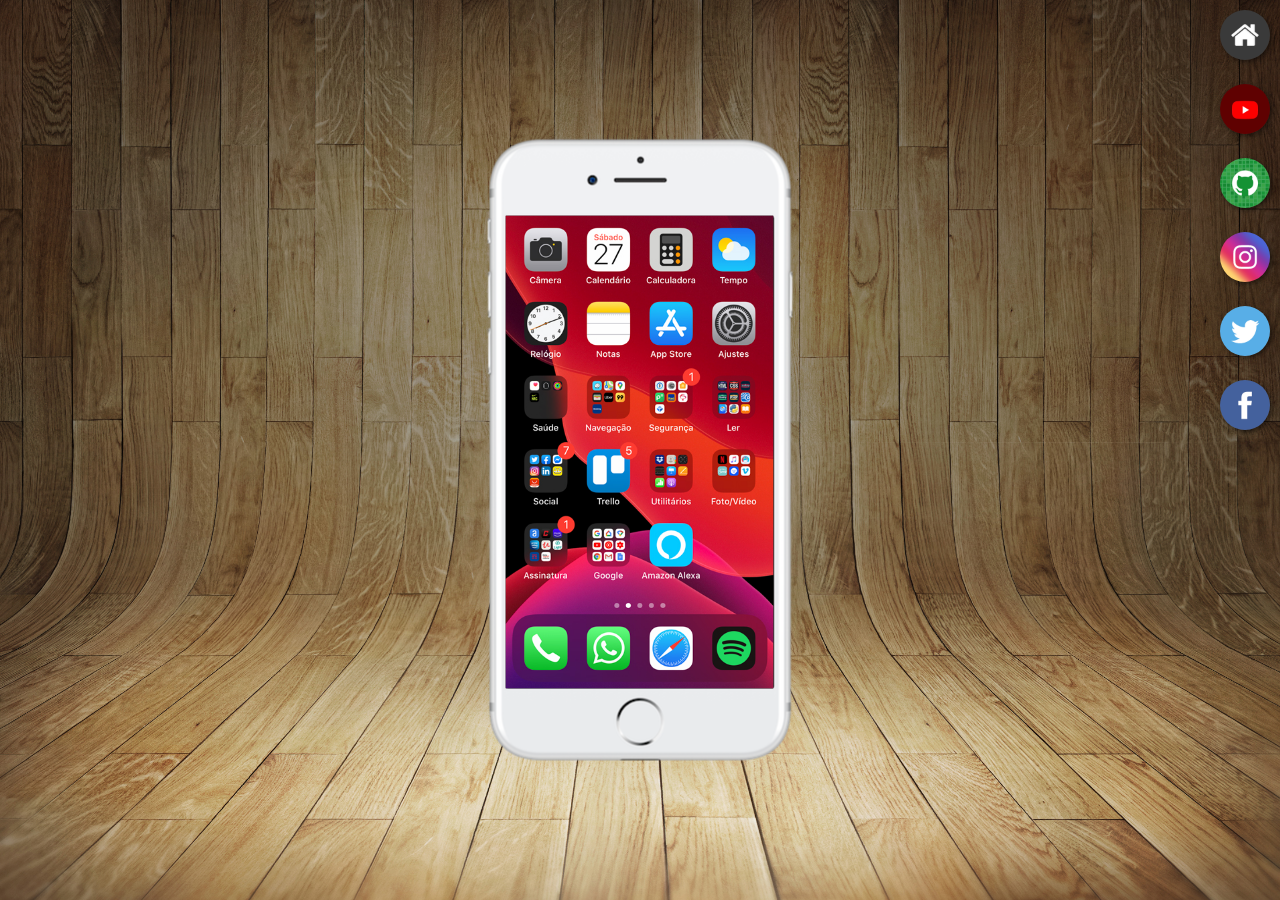
<file: index.html>
<!DOCTYPE html>
<html lang="pt-br">
<head>
    <meta charset="UTF-8">
    <meta http-equiv="X-UA-Compatible" content="IE=edge">
    <meta name="viewport" content="width=device-width, initial-scale=1.0">
    <title>Projetos Sociais</title>
    <link rel="shortcut icon" href="favicon.ico" type="image/x-icon">
    <link rel="stylesheet" href="styles/style.css">
</head>
<body>
    <main>
        <section id="phone">
            <iframe src="home.html" frameborder="0" name="tela" id="tela">
                <p>Seu navegador não é compatível com este arquivo.</p>
            </iframe>
        </section>
        <section id="socialmidia">
            <a href="home.html" target="tela"><img src="imagens/logo-home.jpg" alt="home"></a><br>
            <a href="youtube.html" target="tela"><img src="imagens/logo-youtube.jpg" alt="Youtube"></a><br>
            <a href="github.html" target="tela"><img src="imagens/logo-github.jpg" alt="GitHub"></a><br>
            <a href="instagram.html" target="tela"><img src="imagens/logo-instagram.jpg" alt="Instagram"></a><br>
            <a href="twitter.html" target="tela"><img src="imagens/logo-twitter.jpg" alt="Twitter"></a><br>
            <a href="facebook.html" target="tela"><img src="imagens/logo-facebook.jpg" alt="Facebook"></a><br>
        </section>
    </main>
</body>
</html>
</file>
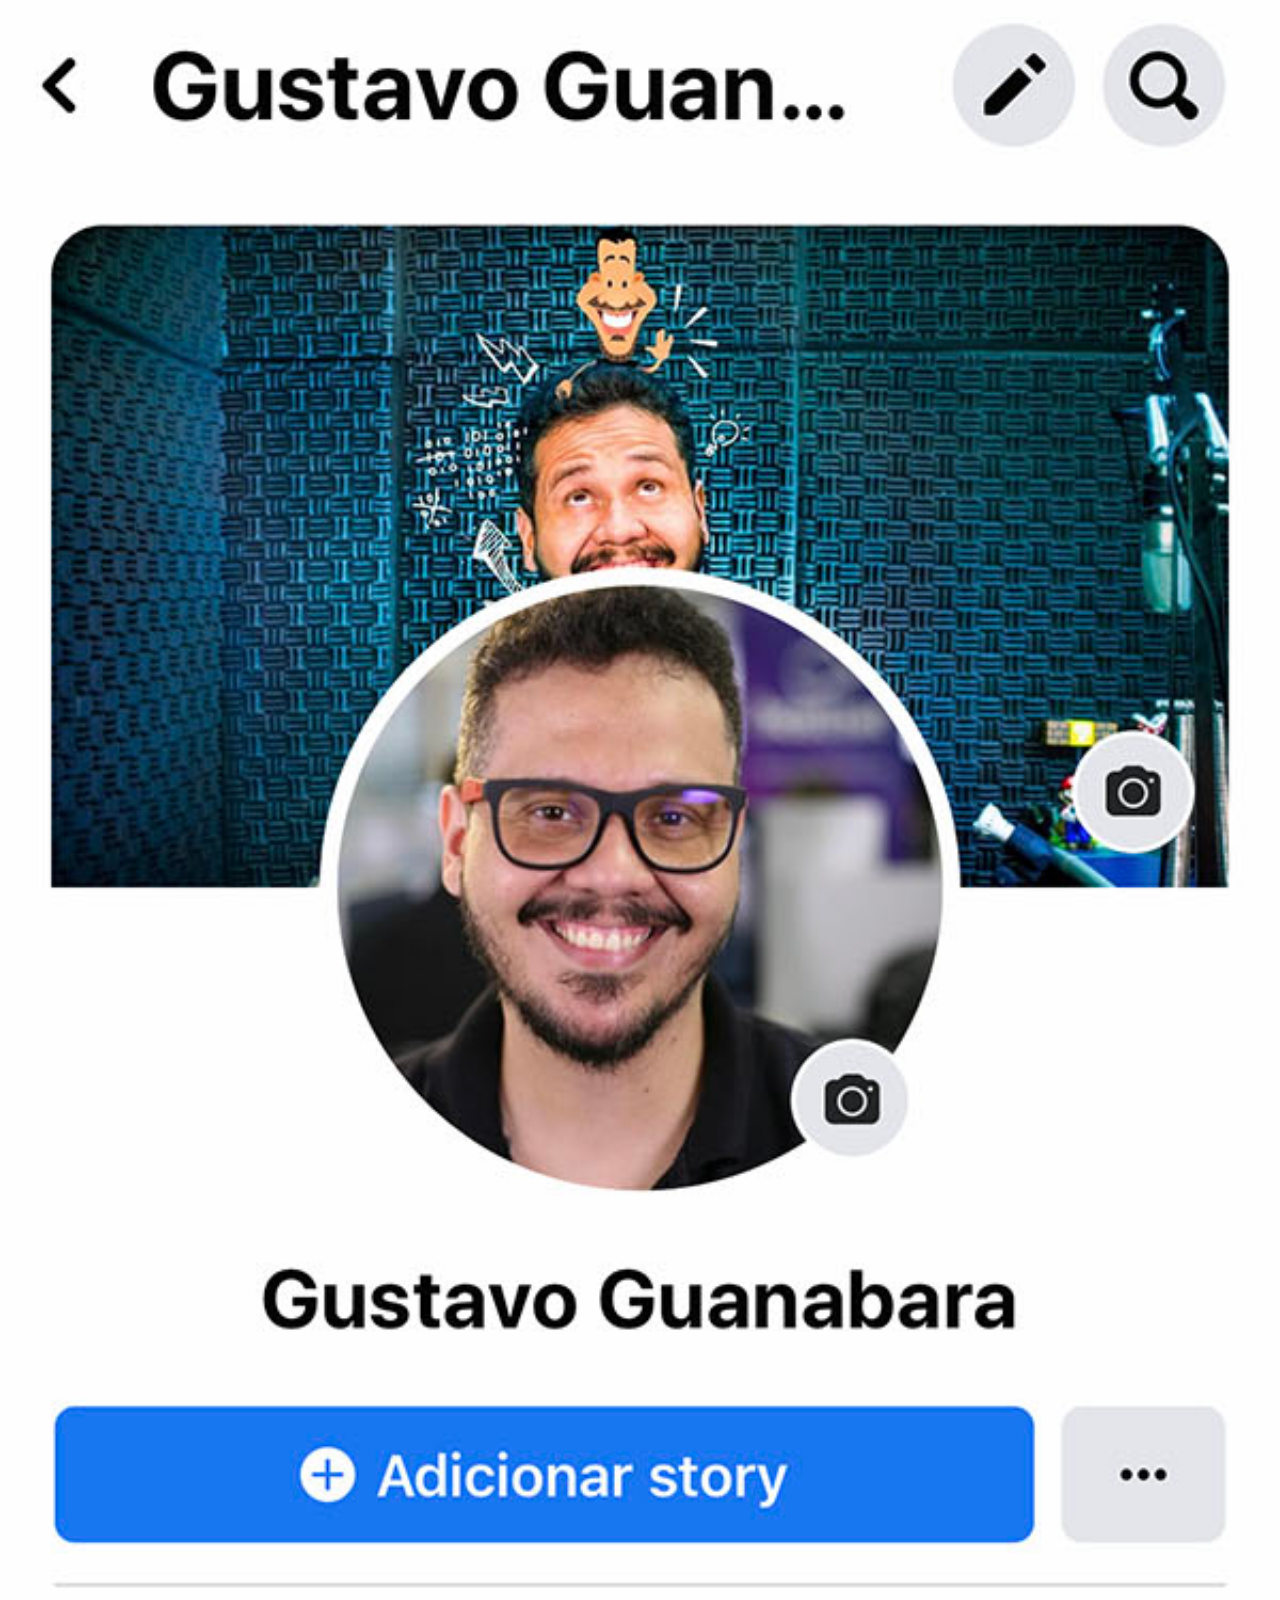
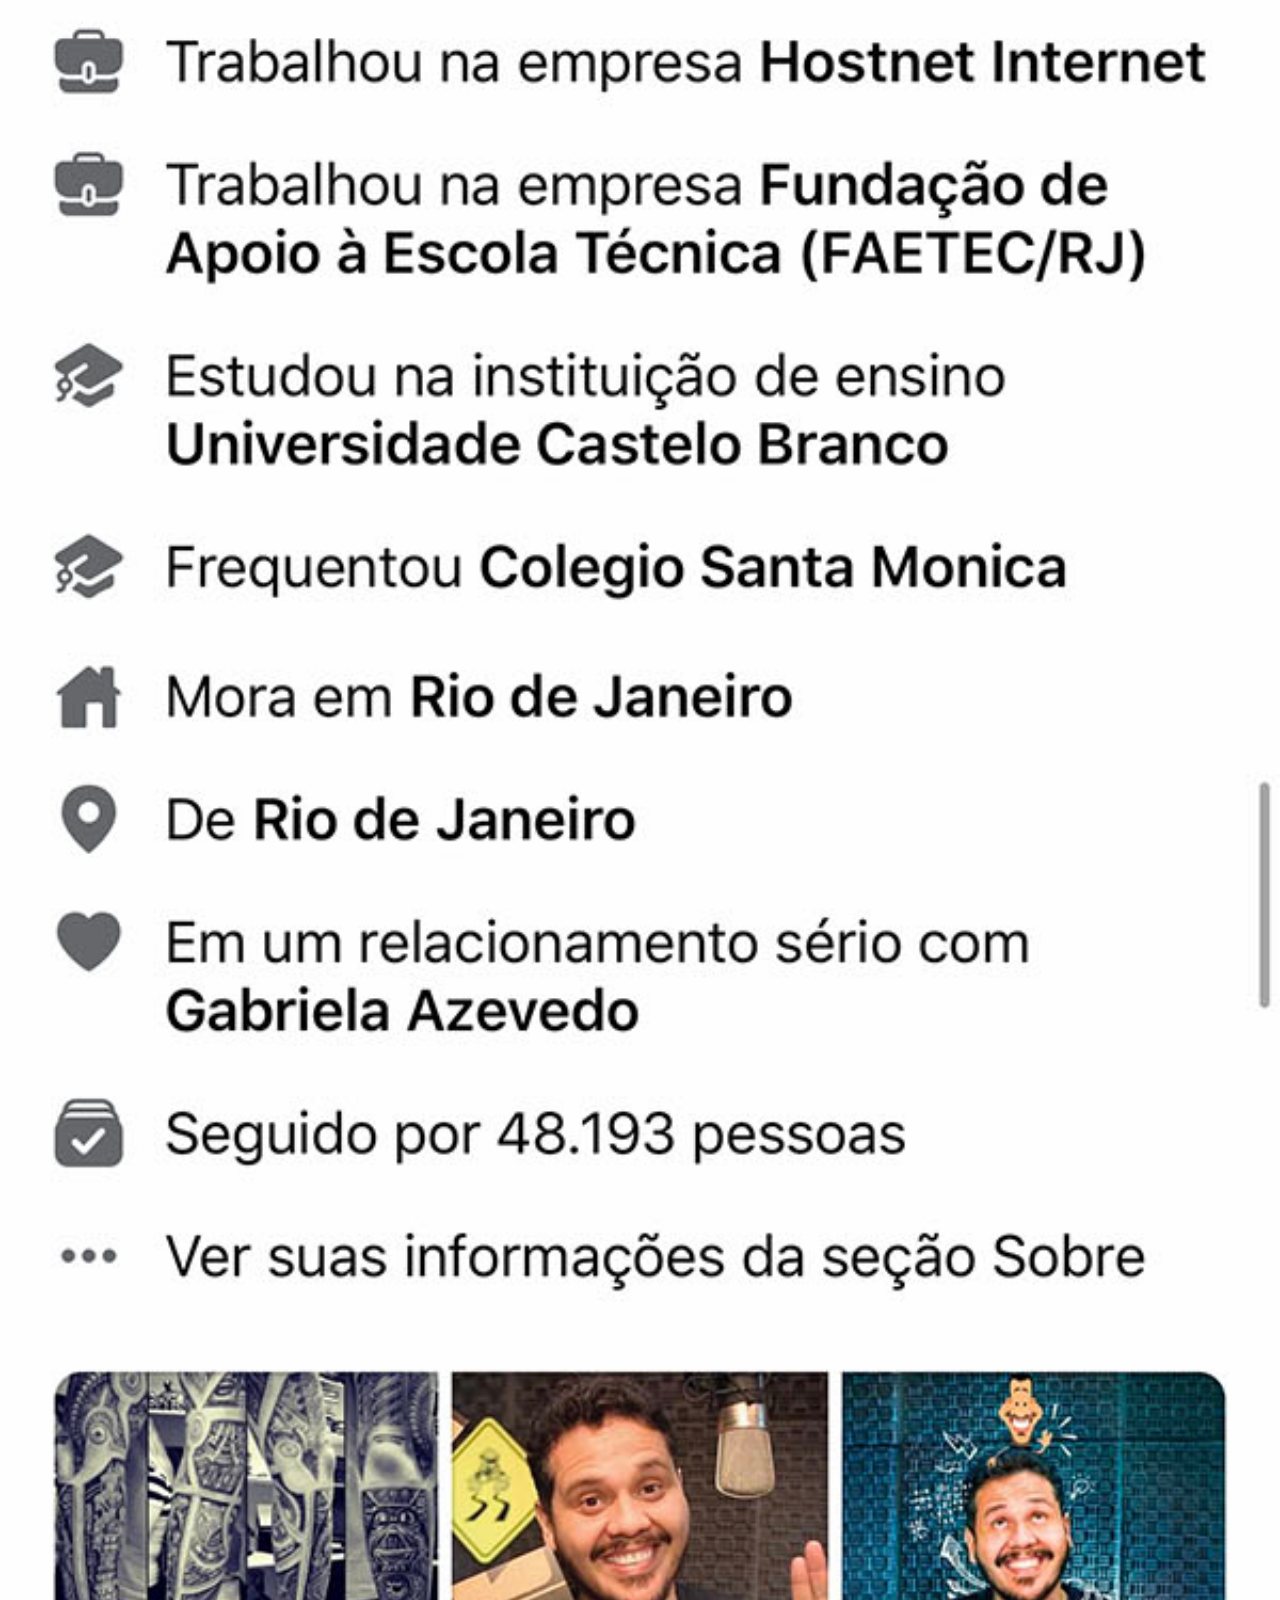
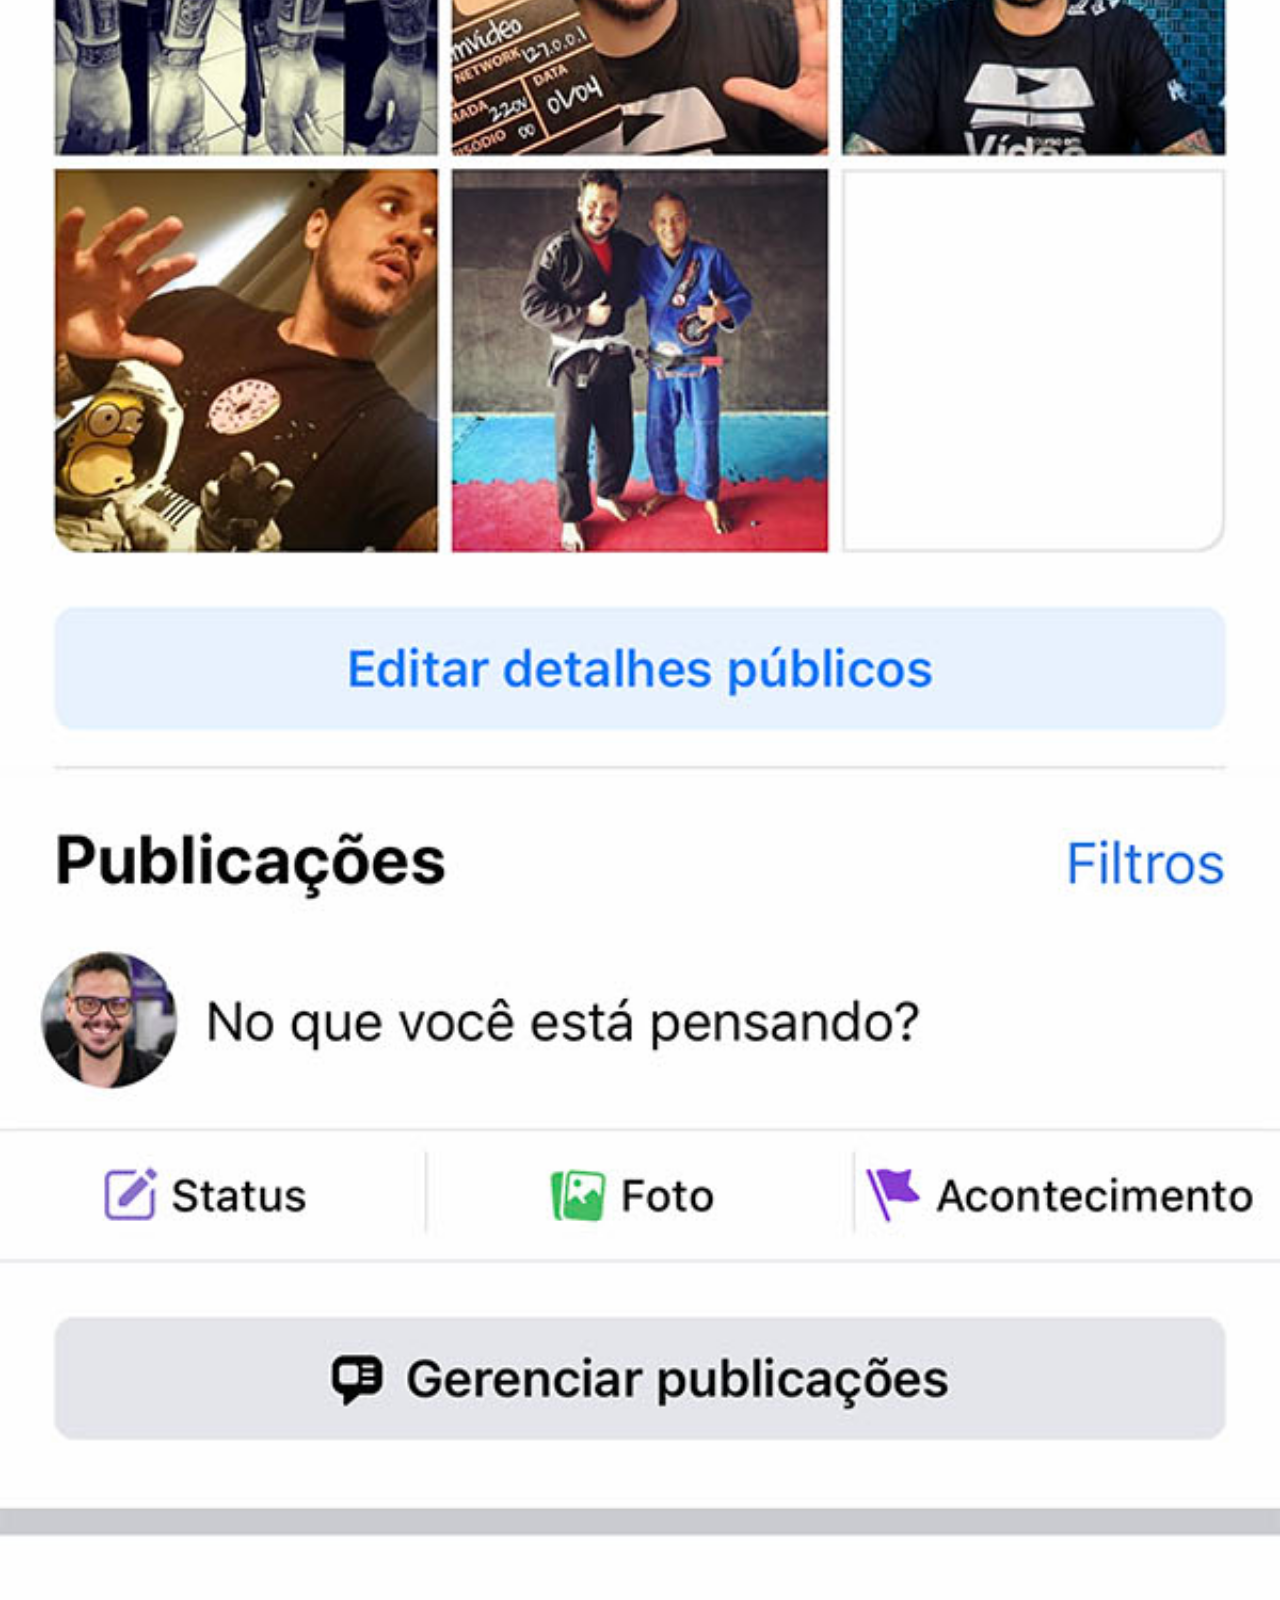
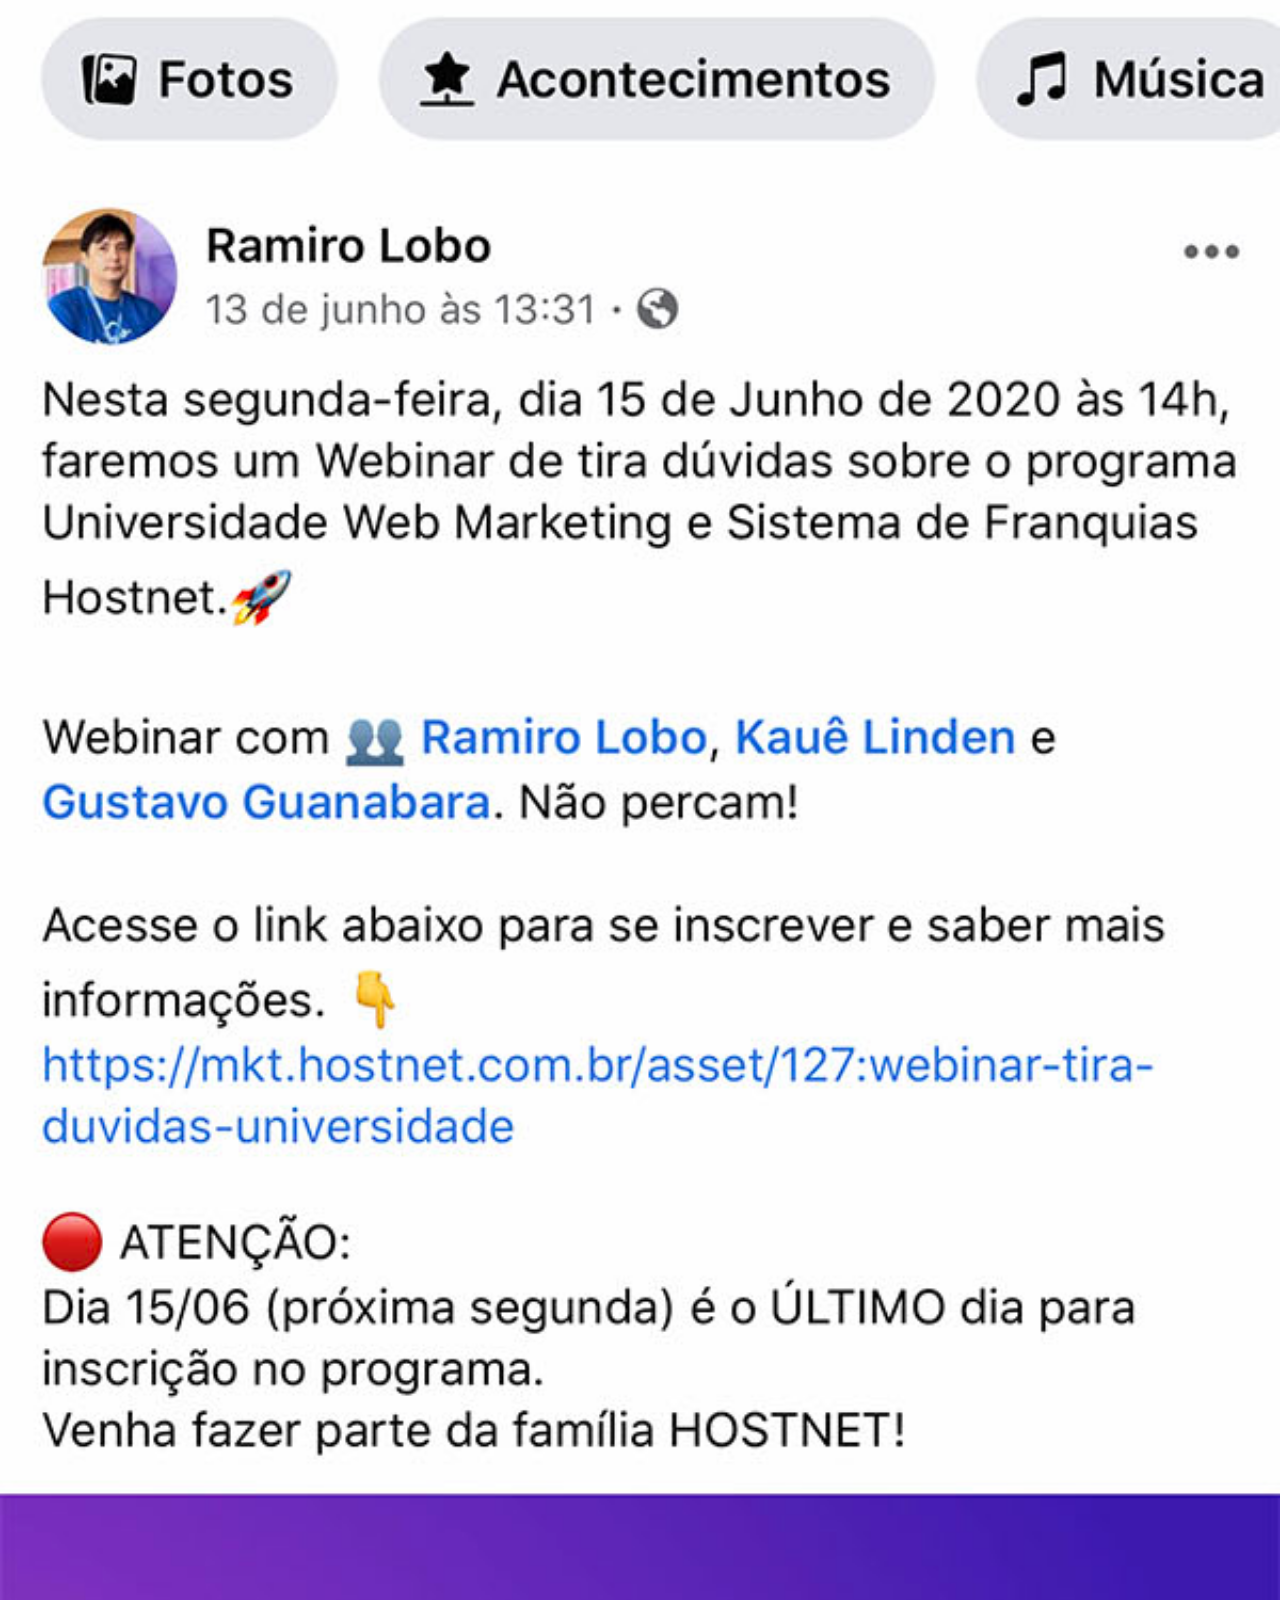
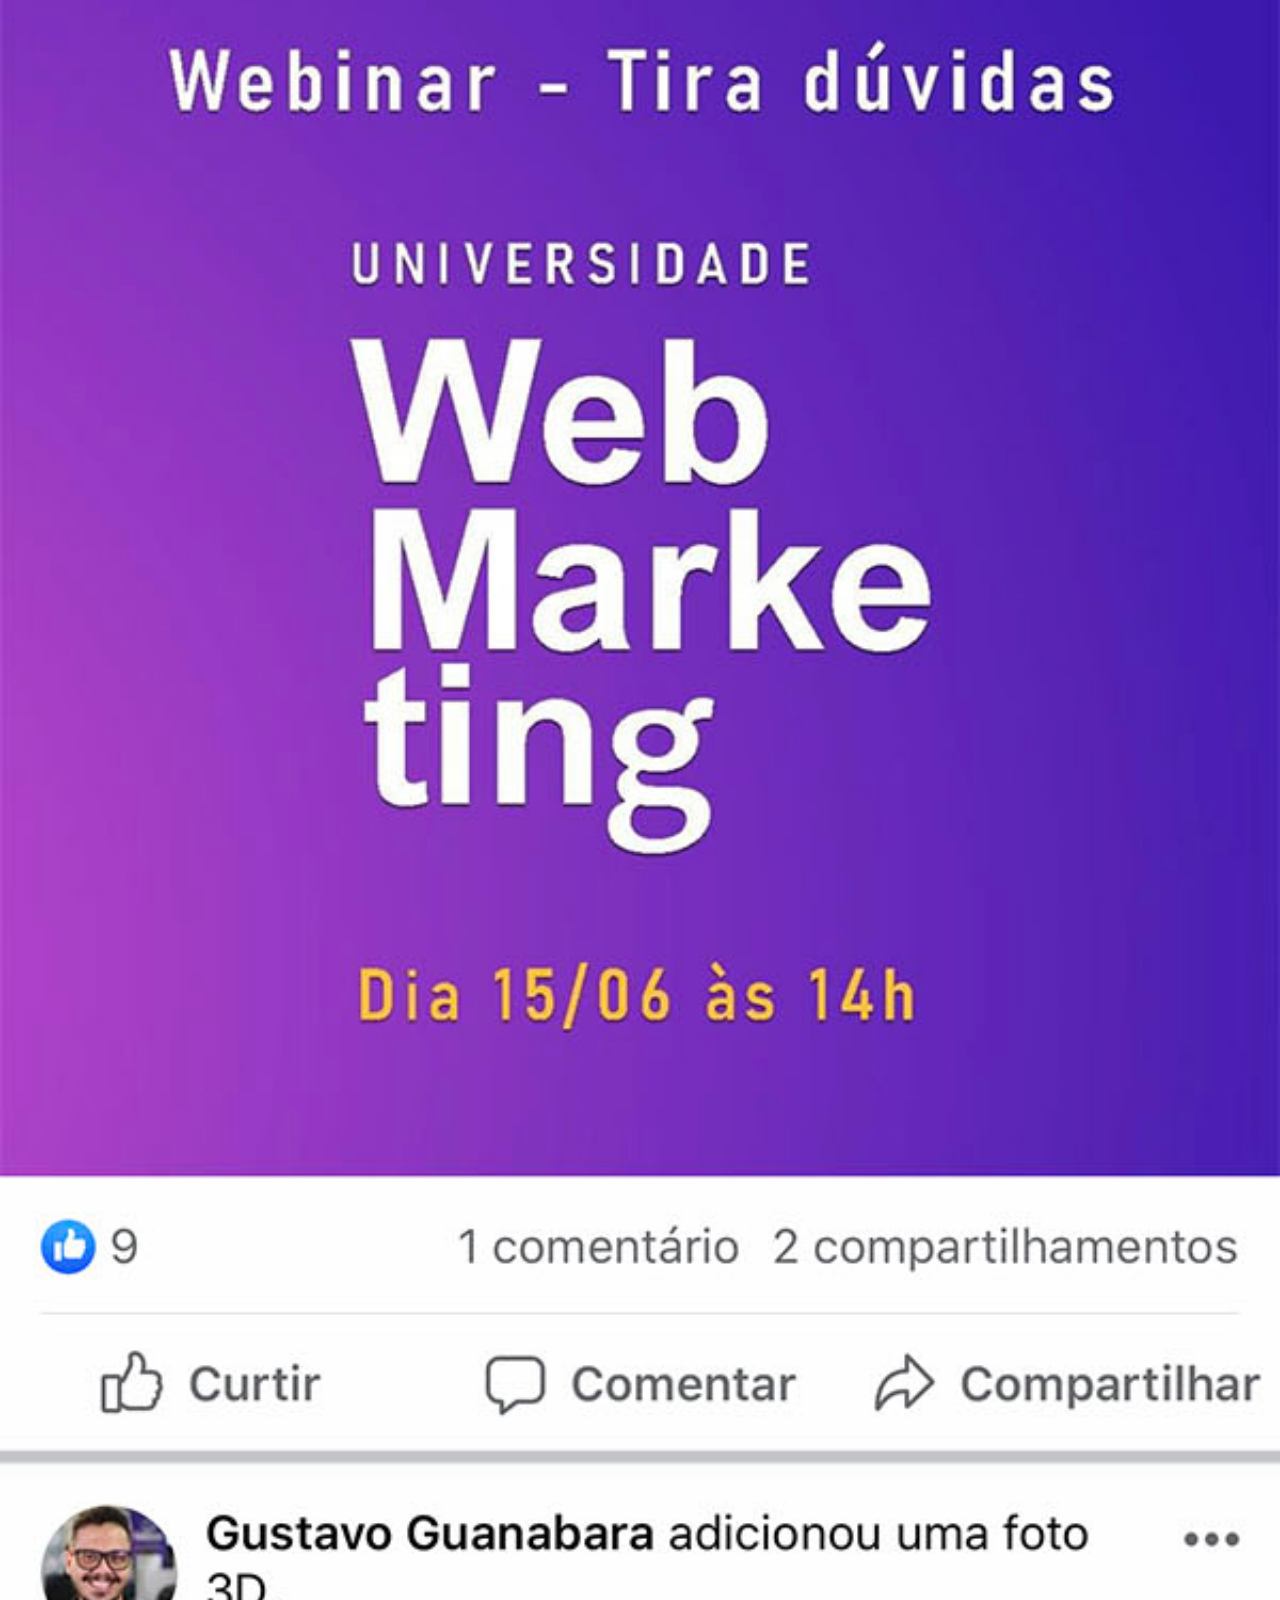
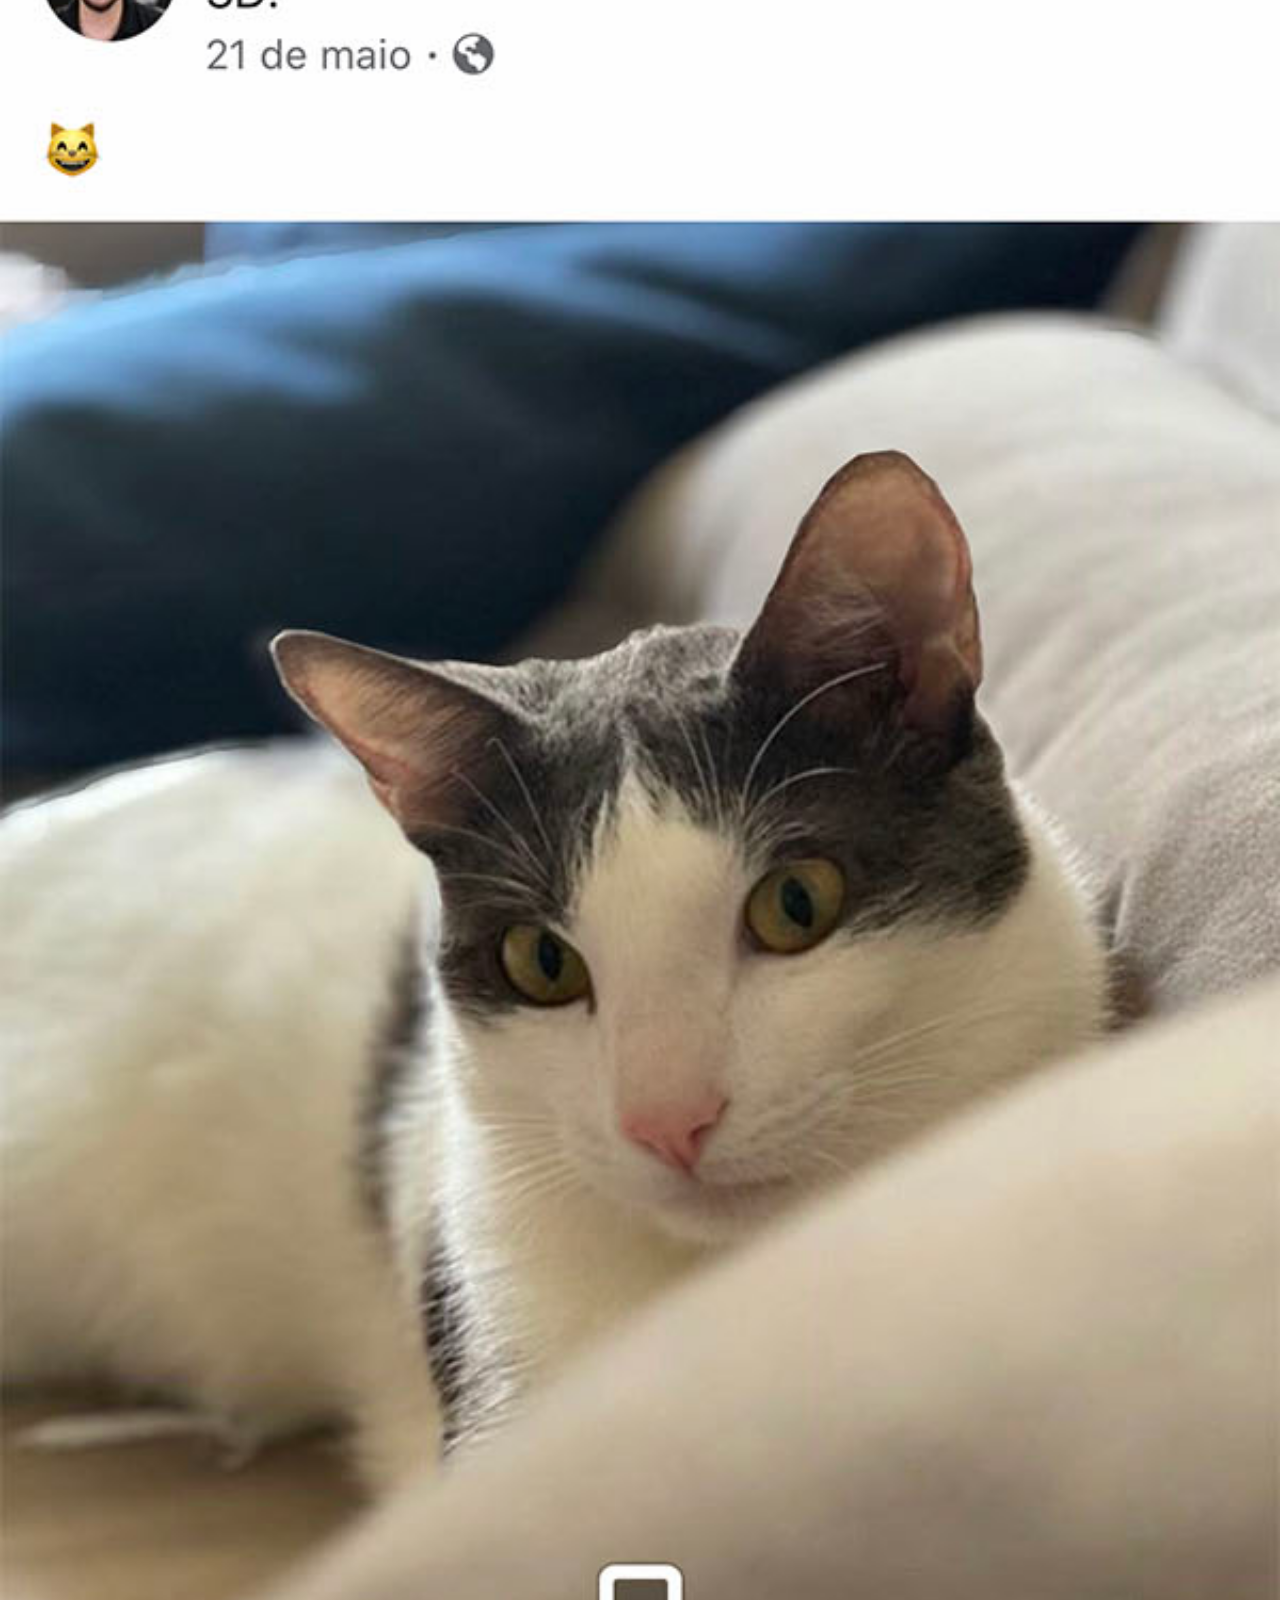
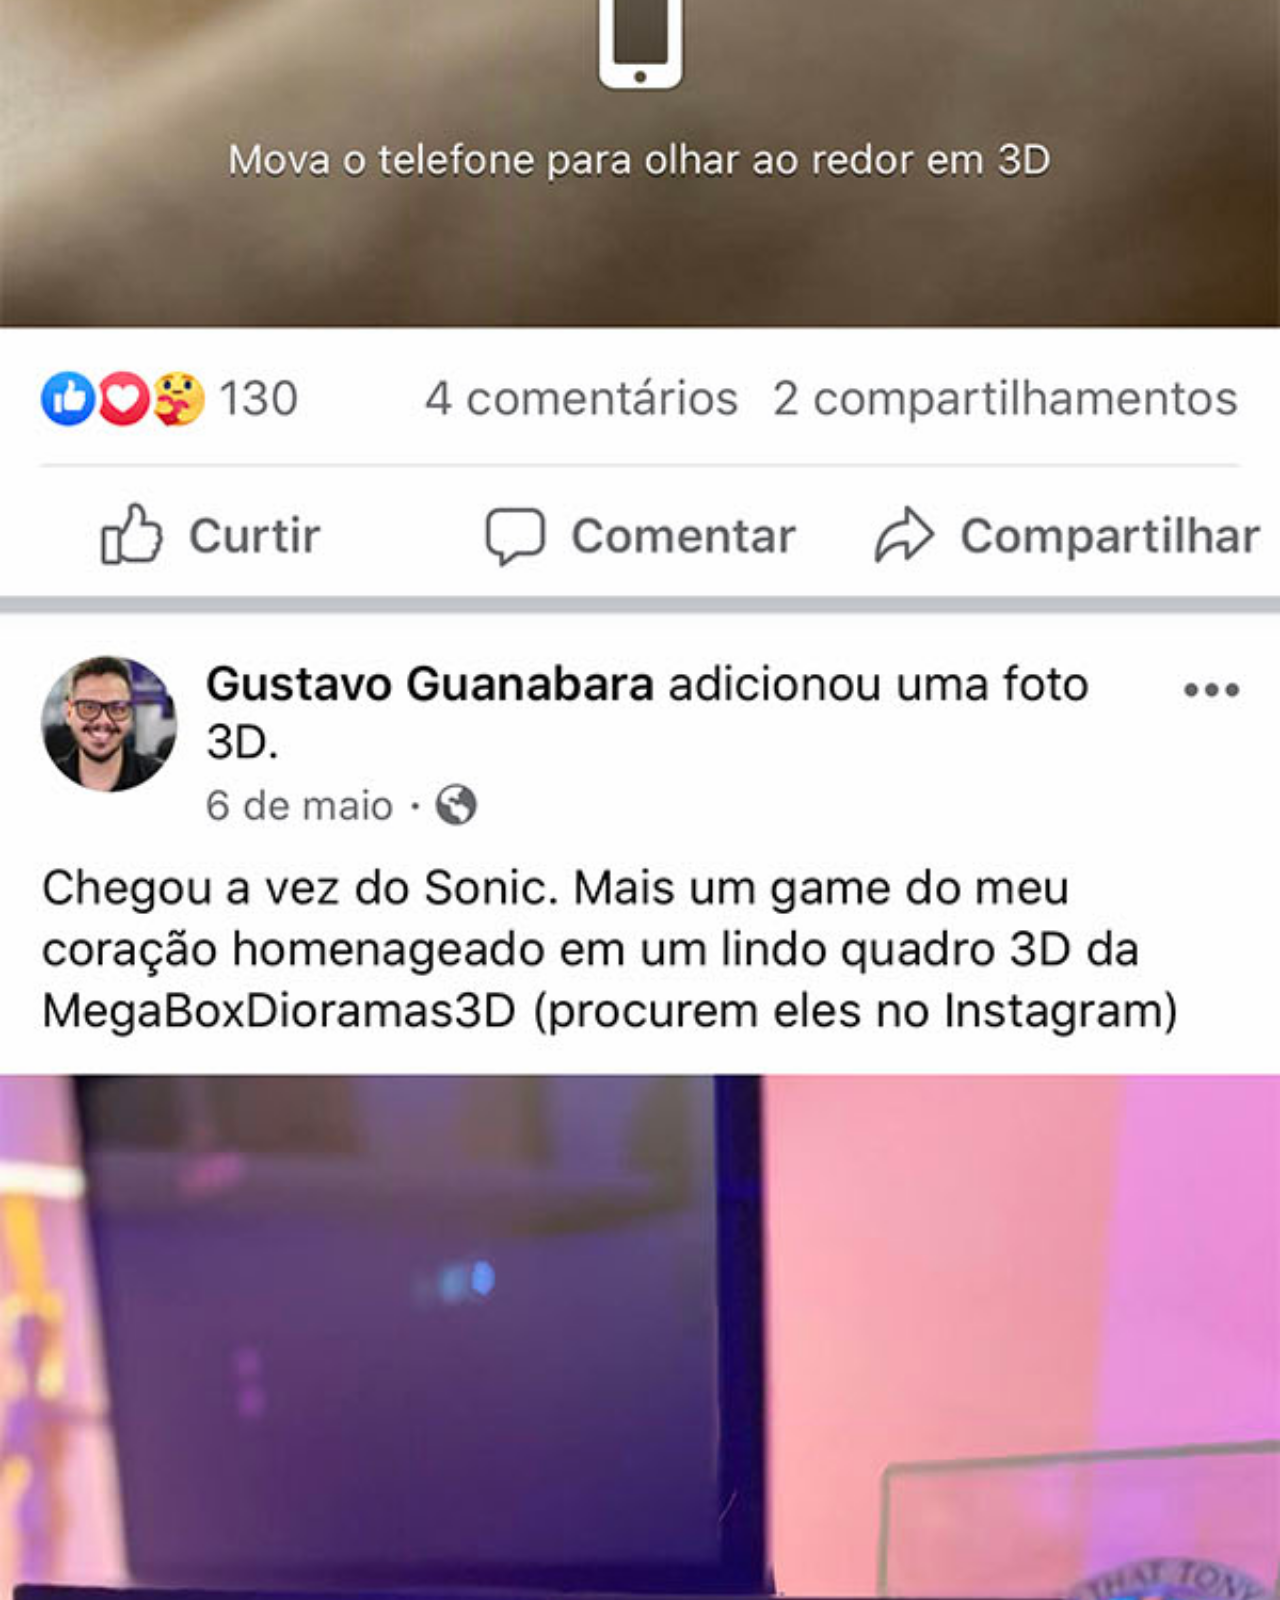
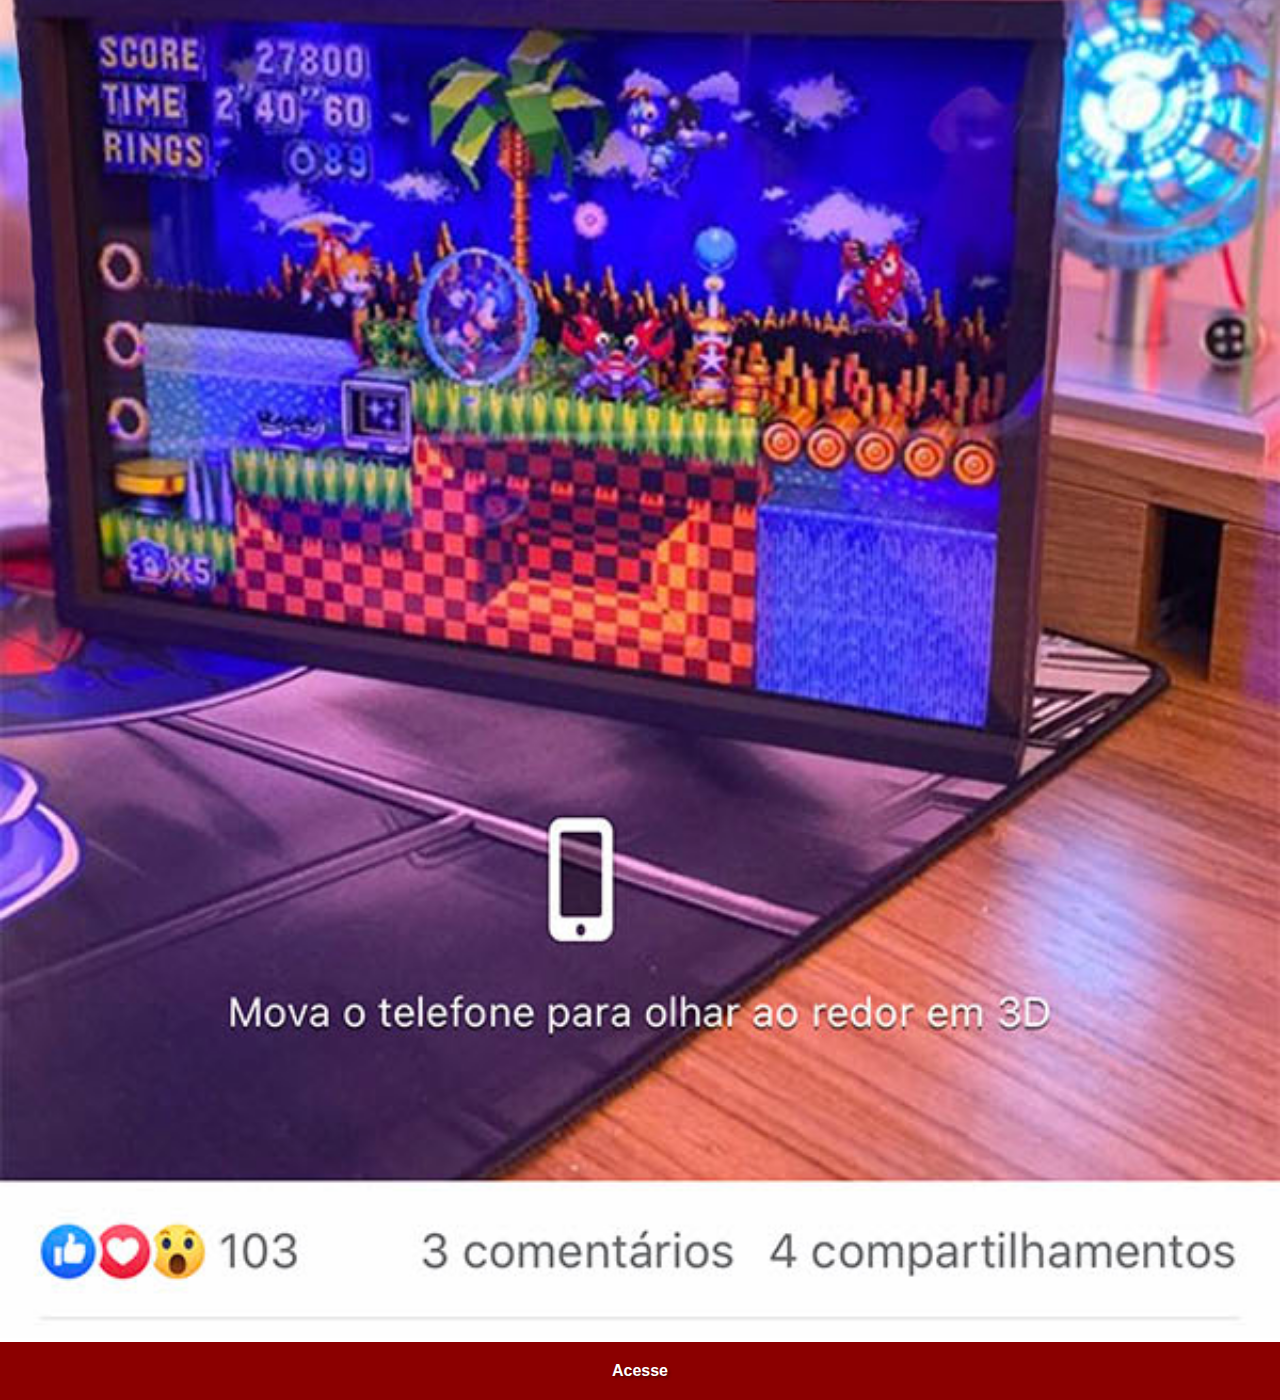
<file: facebook.html>
<!DOCTYPE html>
<html lang="pt-br">
<head>
    <meta charset="UTF-8">
    <meta http-equiv="X-UA-Compatible" content="IE=edge">
    <meta name="viewport" content="width=device-width, initial-scale=1.0">
    <title>Youtube</title>
    <link rel="stylesheet" href="styles/social.css">
</head>
<body>
    <img src="imagens/tela-facebook.jpg" alt="tela do facebook">
    <a href="https://www.facebook.com/sandems/" target="_blank">Acesse</a>
    
</body>
</html>
</file>
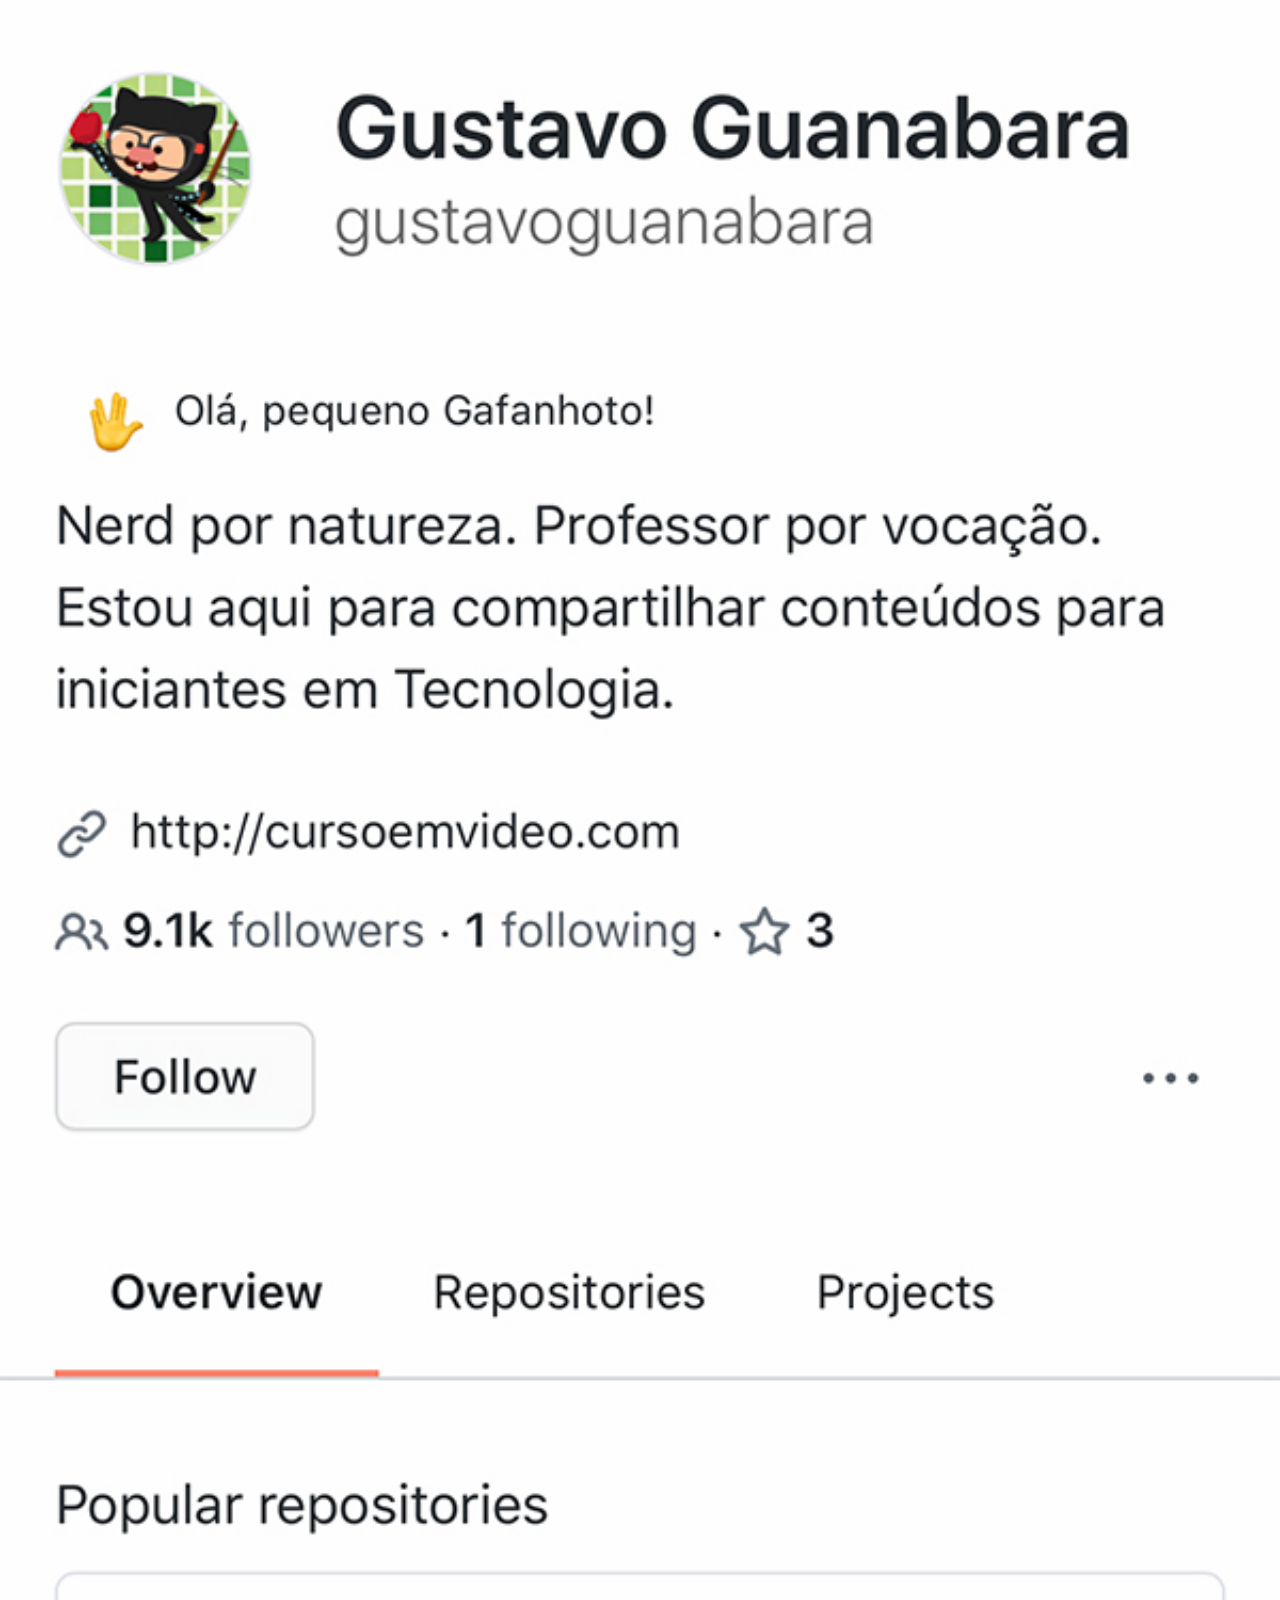
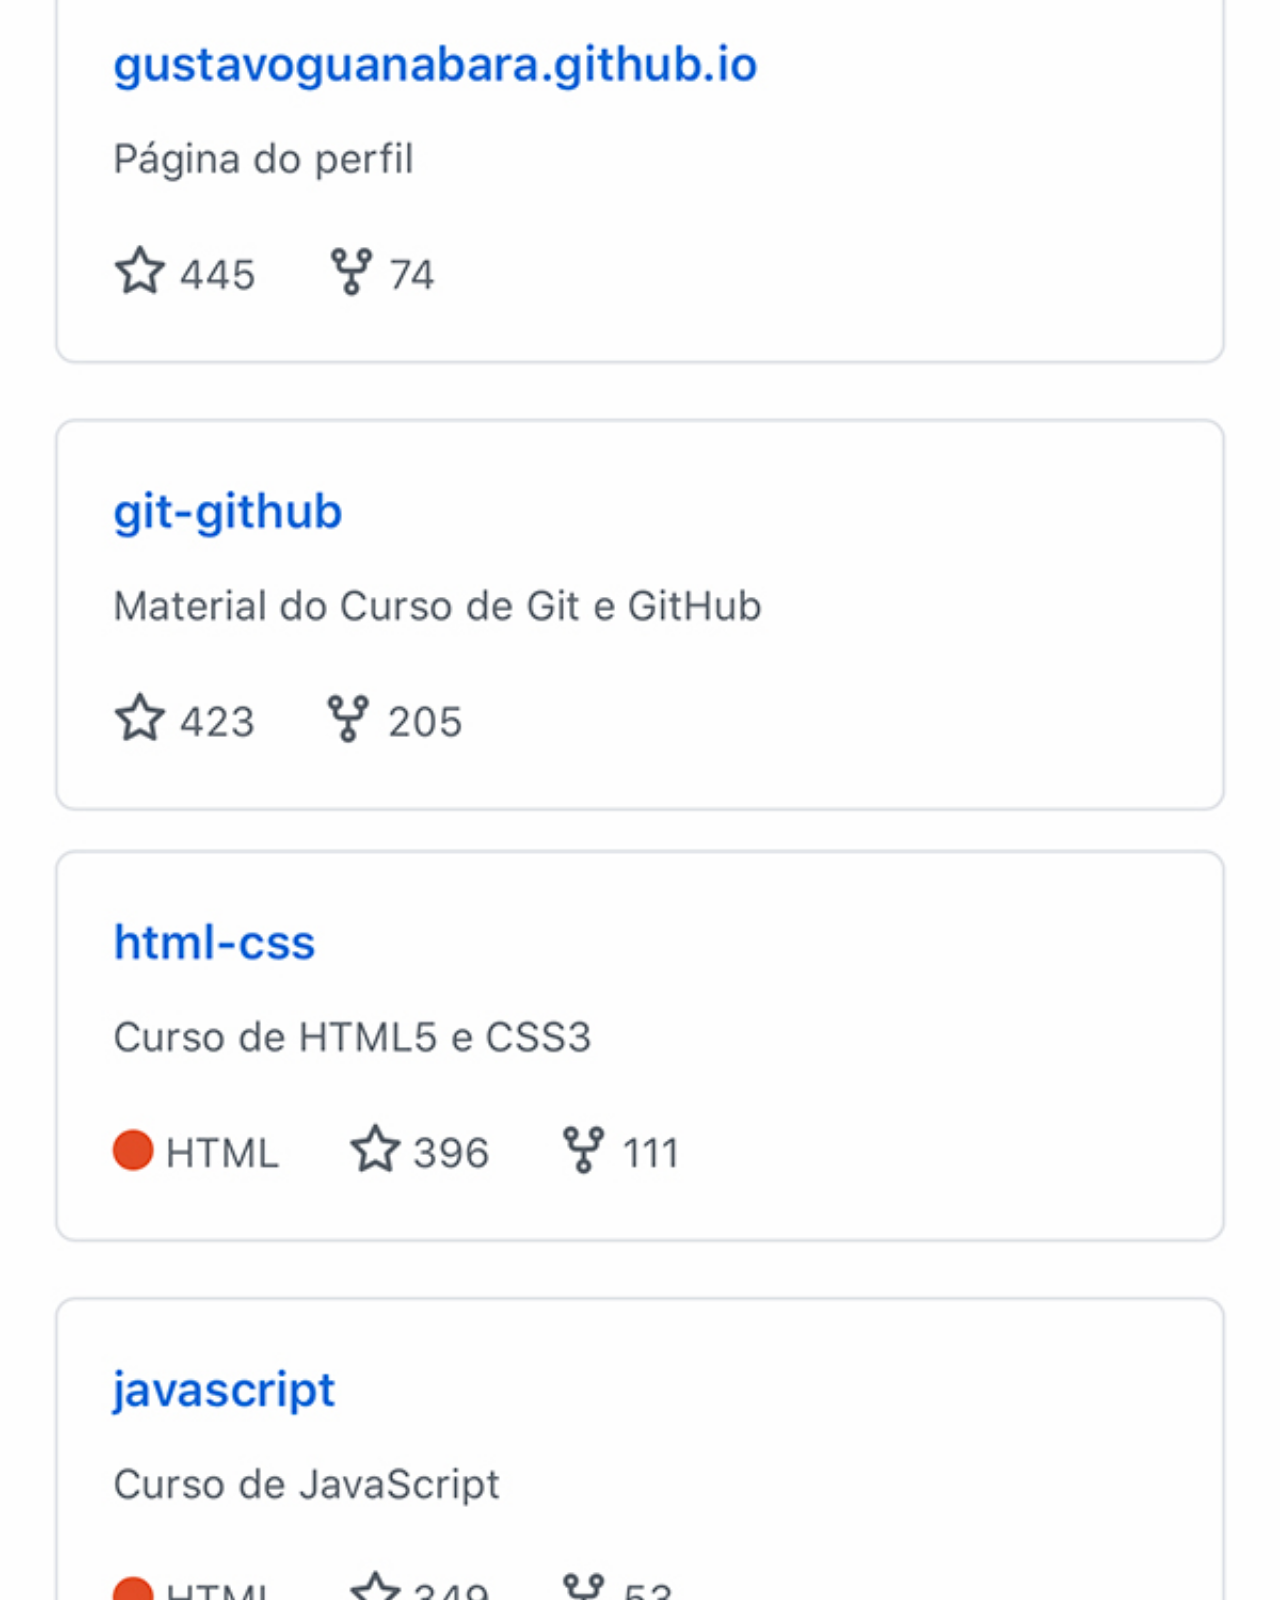
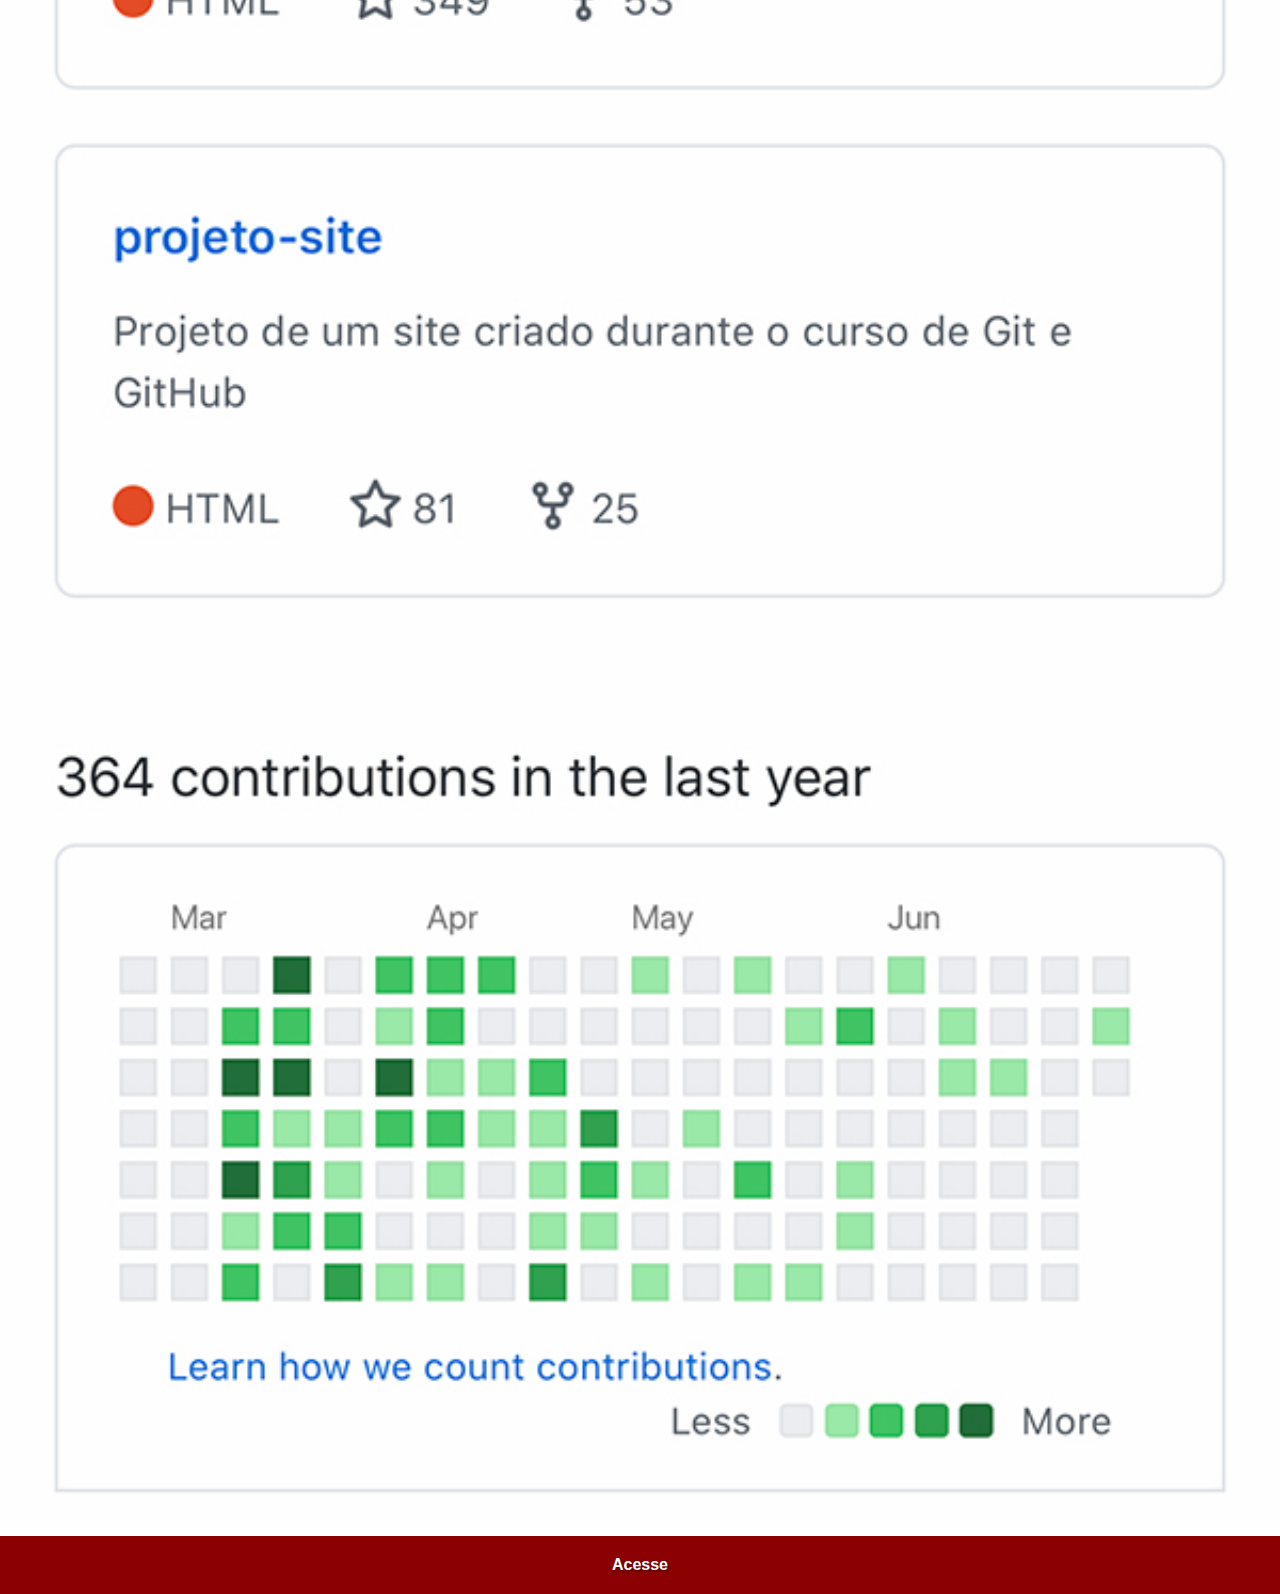
<file: github.html>
<!DOCTYPE html>
<html lang="pt-br">
<head>
    <meta charset="UTF-8">
    <meta http-equiv="X-UA-Compatible" content="IE=edge">
    <meta name="viewport" content="width=device-width, initial-scale=1.0">
    <title>Youtube</title>
    <link rel="stylesheet" href="styles/social.css">
</head>
<body>
    <img src="imagens/tela-github.jpg" alt="tela do GitHub">
    <a href="https://github.com/sandems" target="_blank">Acesse</a>
    
</body>
</html>
</file>
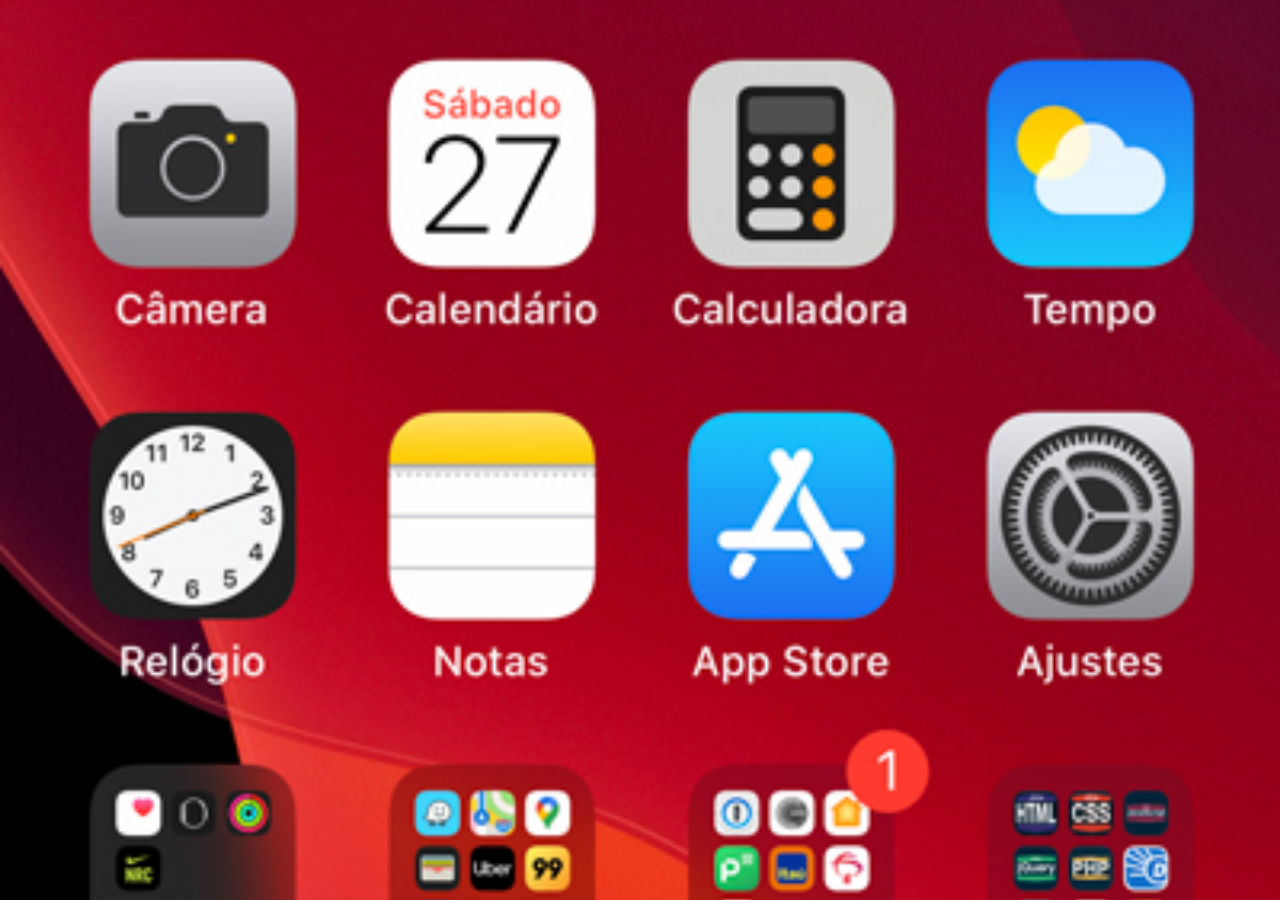
<file: home.html>
<!DOCTYPE html>
<html lang="pt-br">
<head>
    <meta charset="UTF-8">
    <meta http-equiv="X-UA-Compatible" content="IE=edge">
    <meta name="viewport" content="width=device-width, initial-scale=1.0">
    <title>Home</title>
</head>
<style>
    *{
        margin: 0px;
        padding: 0px;
    }

    body{
        width: 100vw;
        height: 100vh;
        background: black url('imagens/tela-home.jpg') no-repeat top center;
        background-size: cover;
    }
</style>
<body>
    
</body>
</html>
</file>
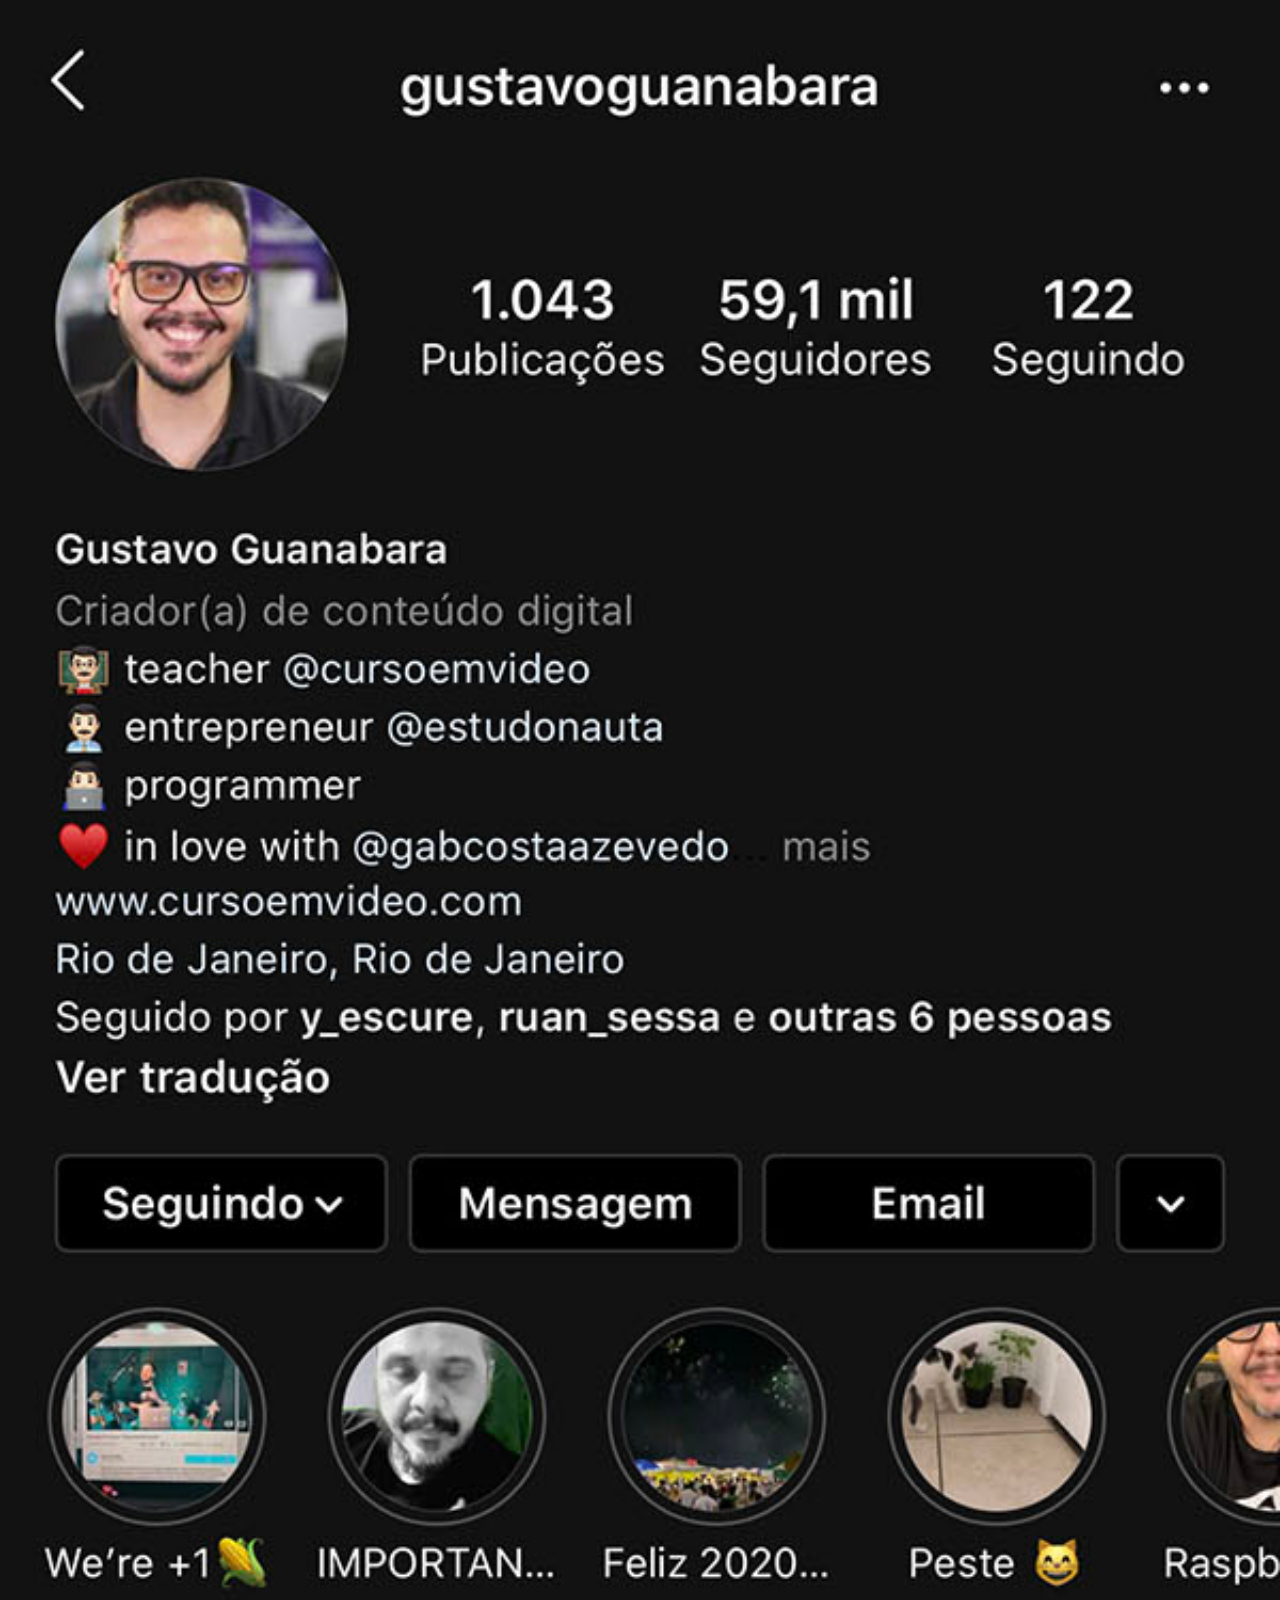
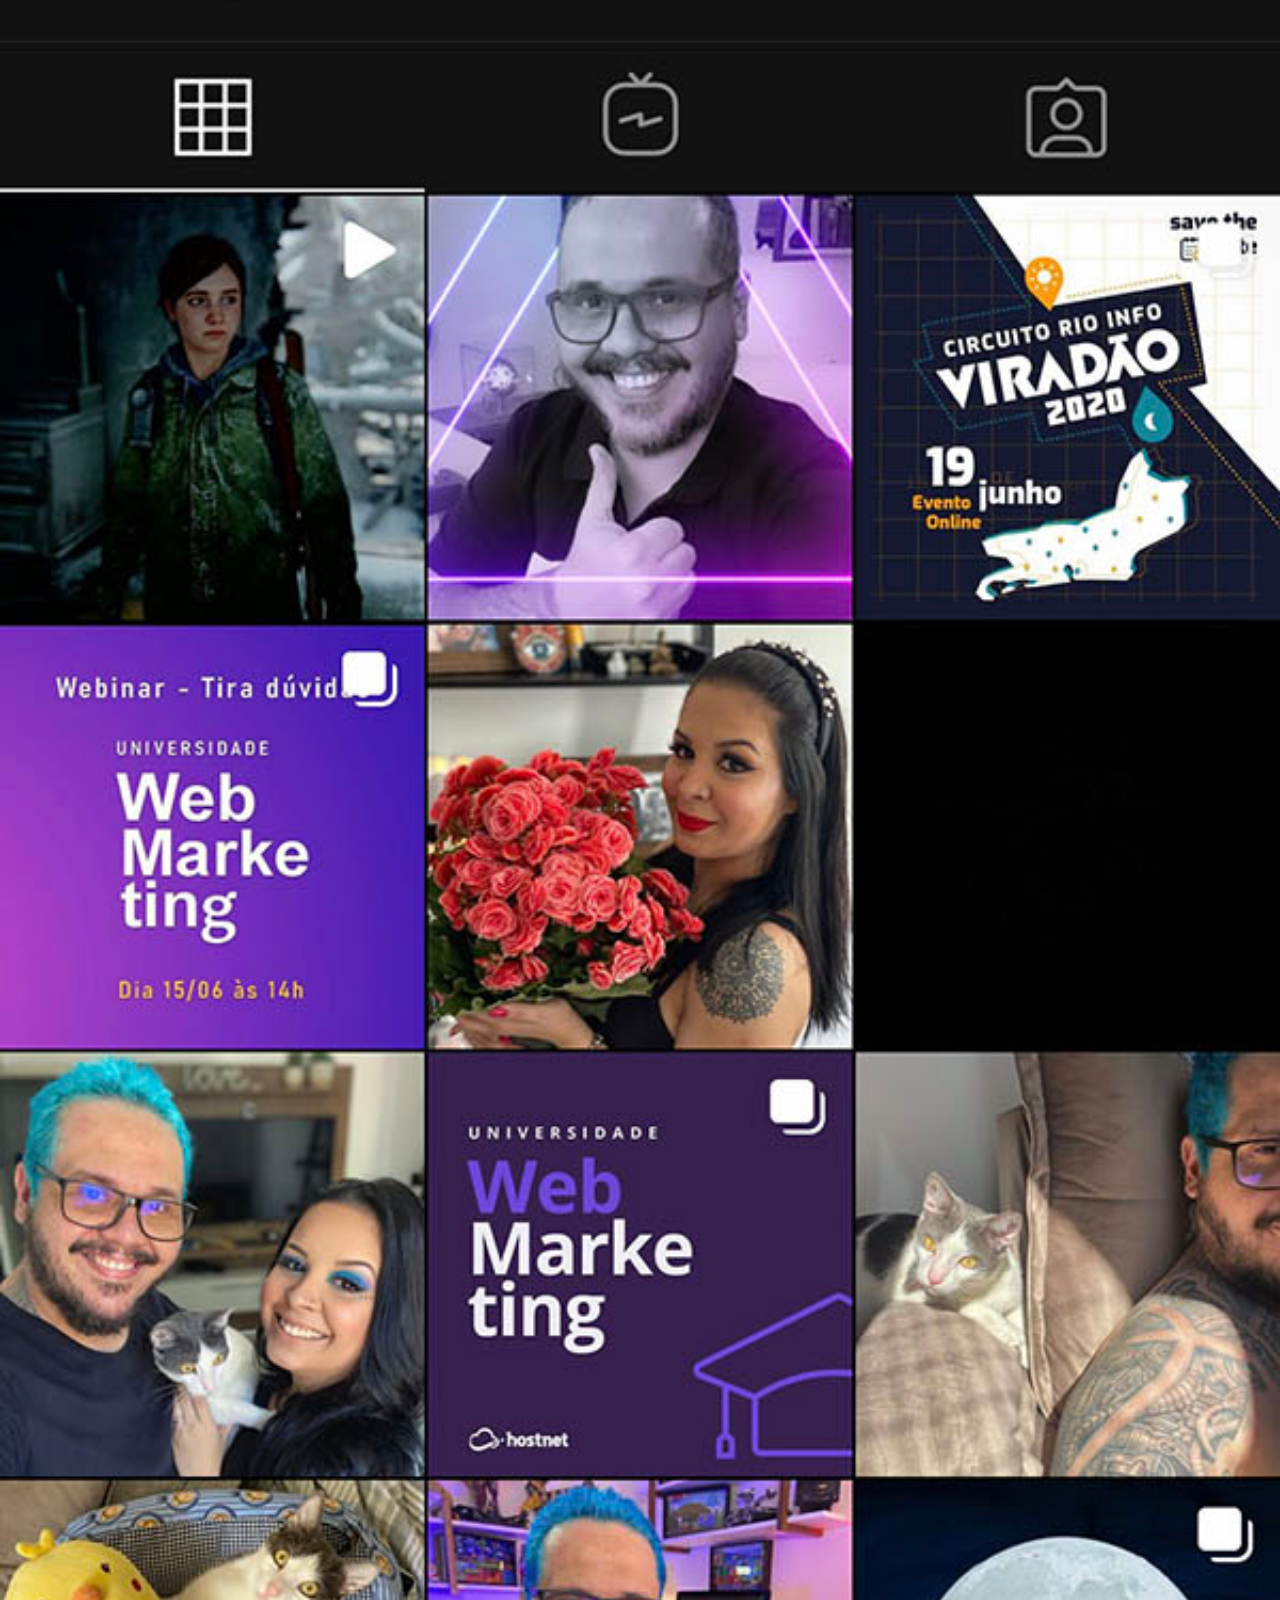
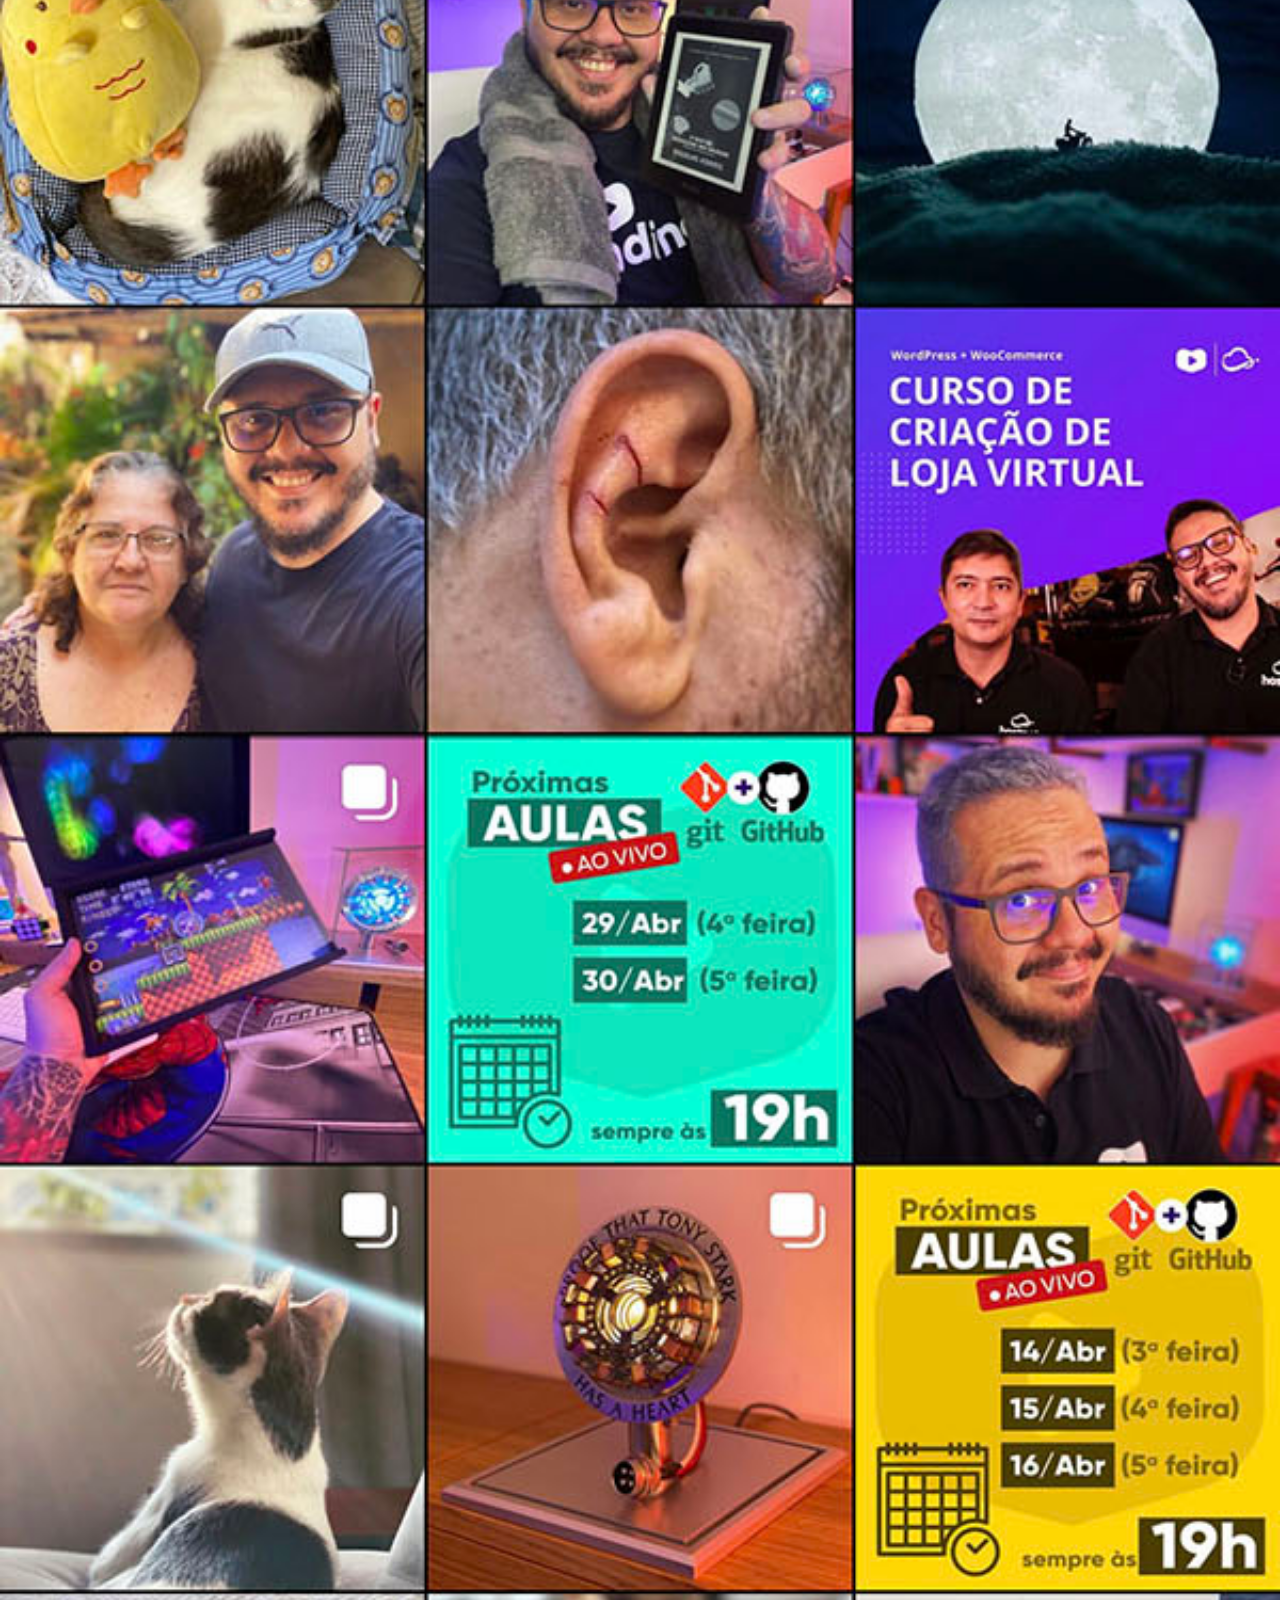
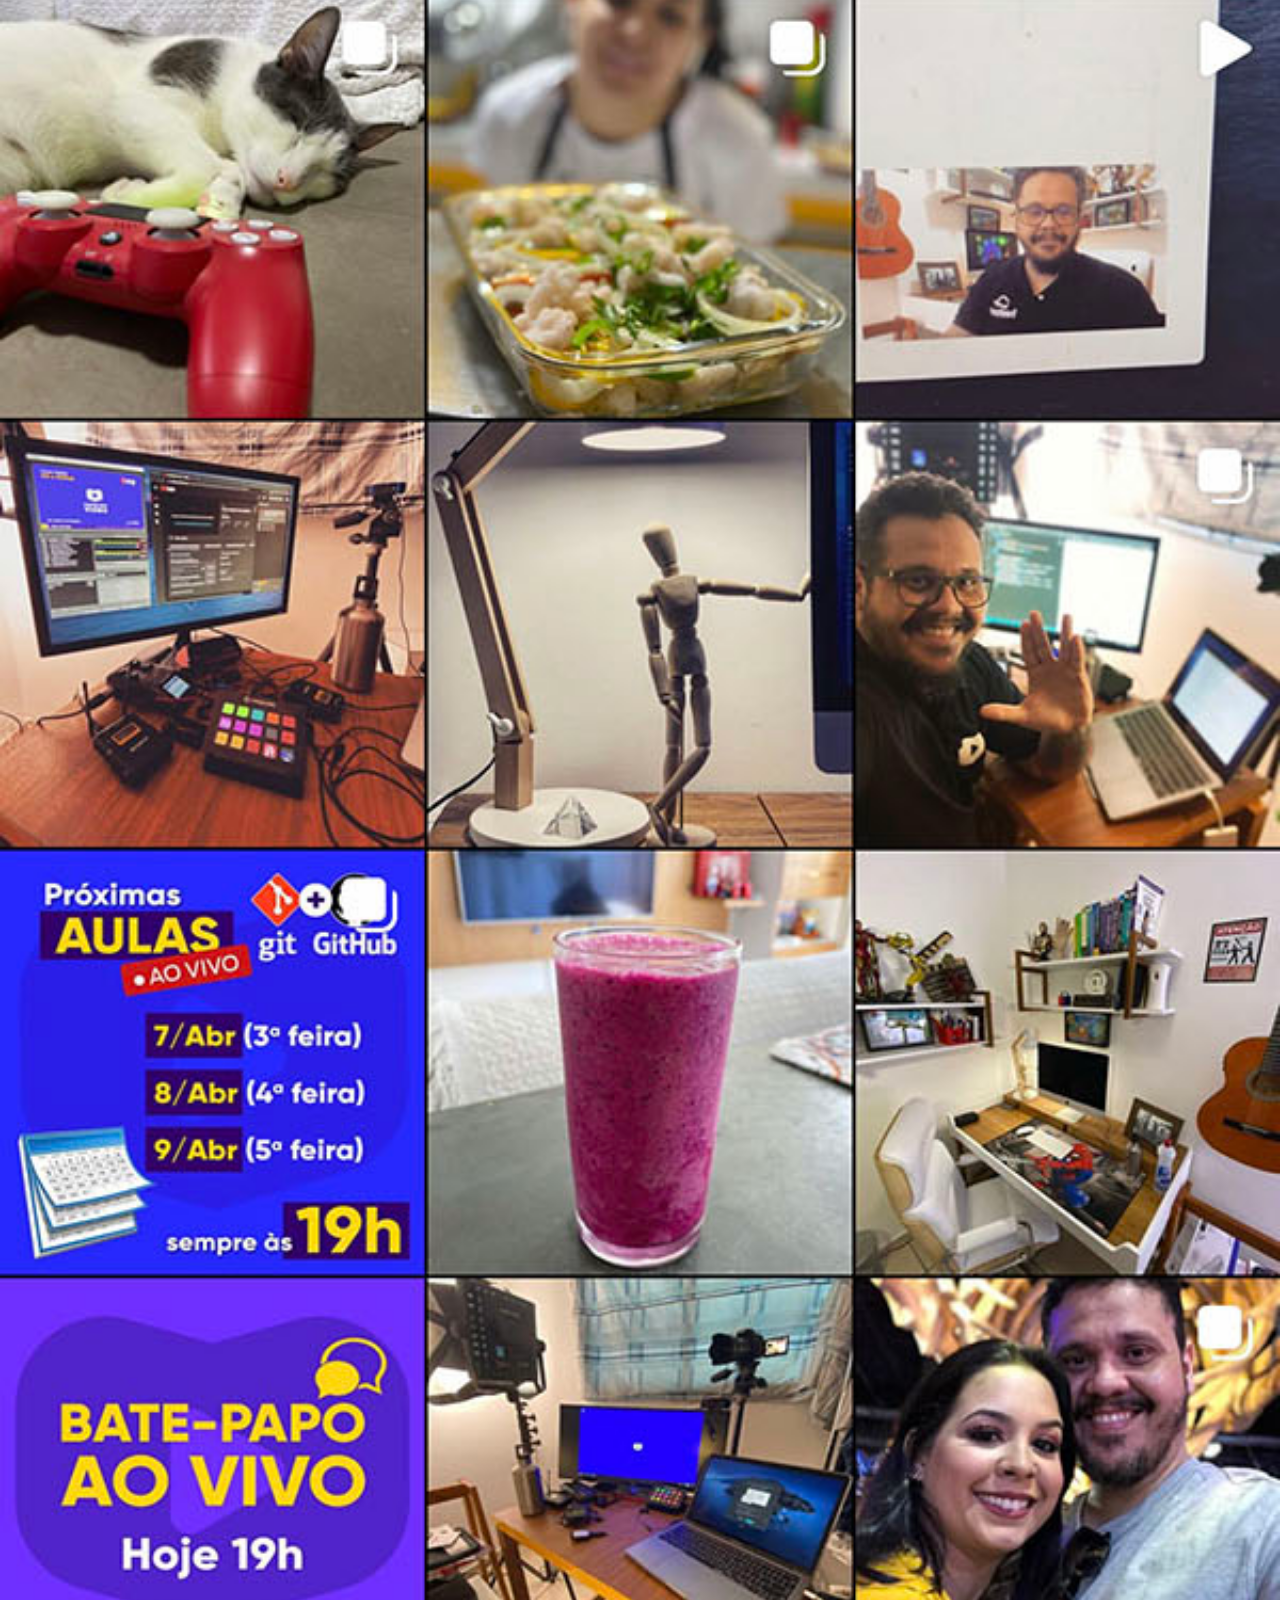
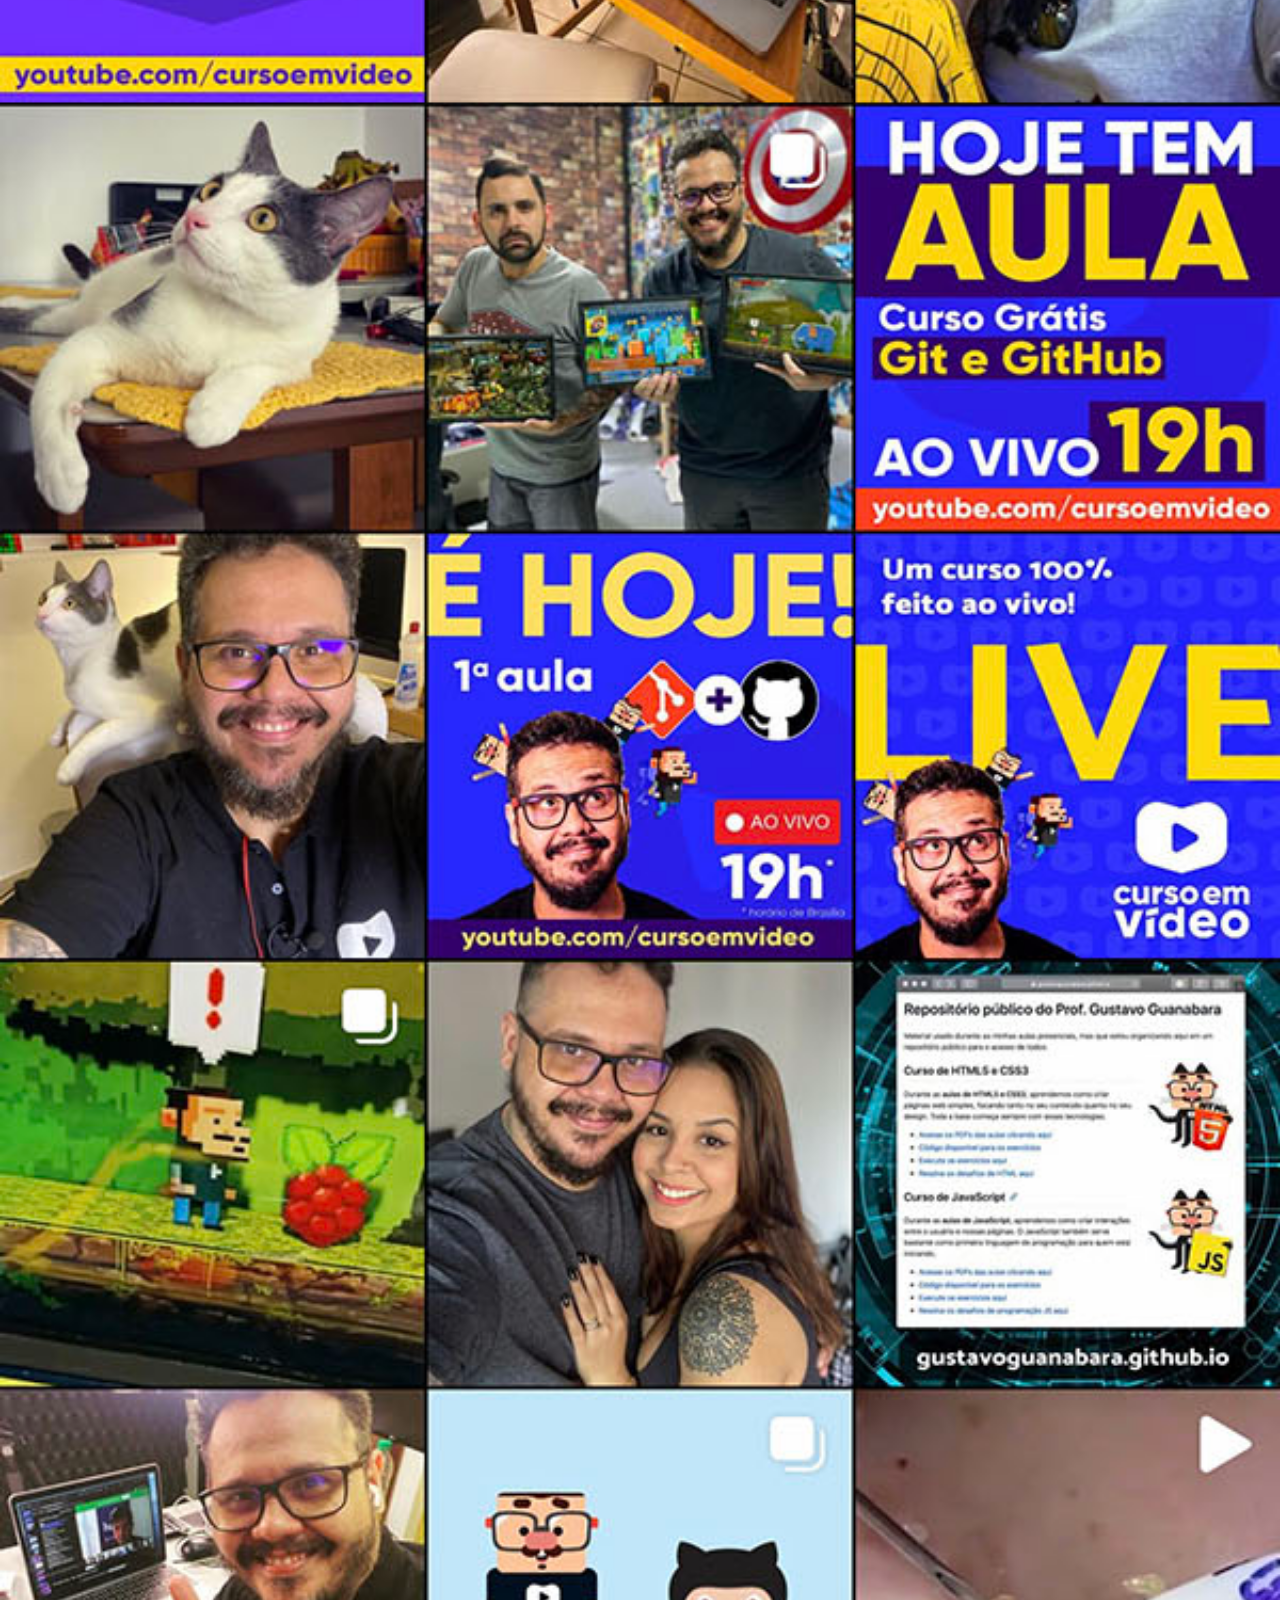
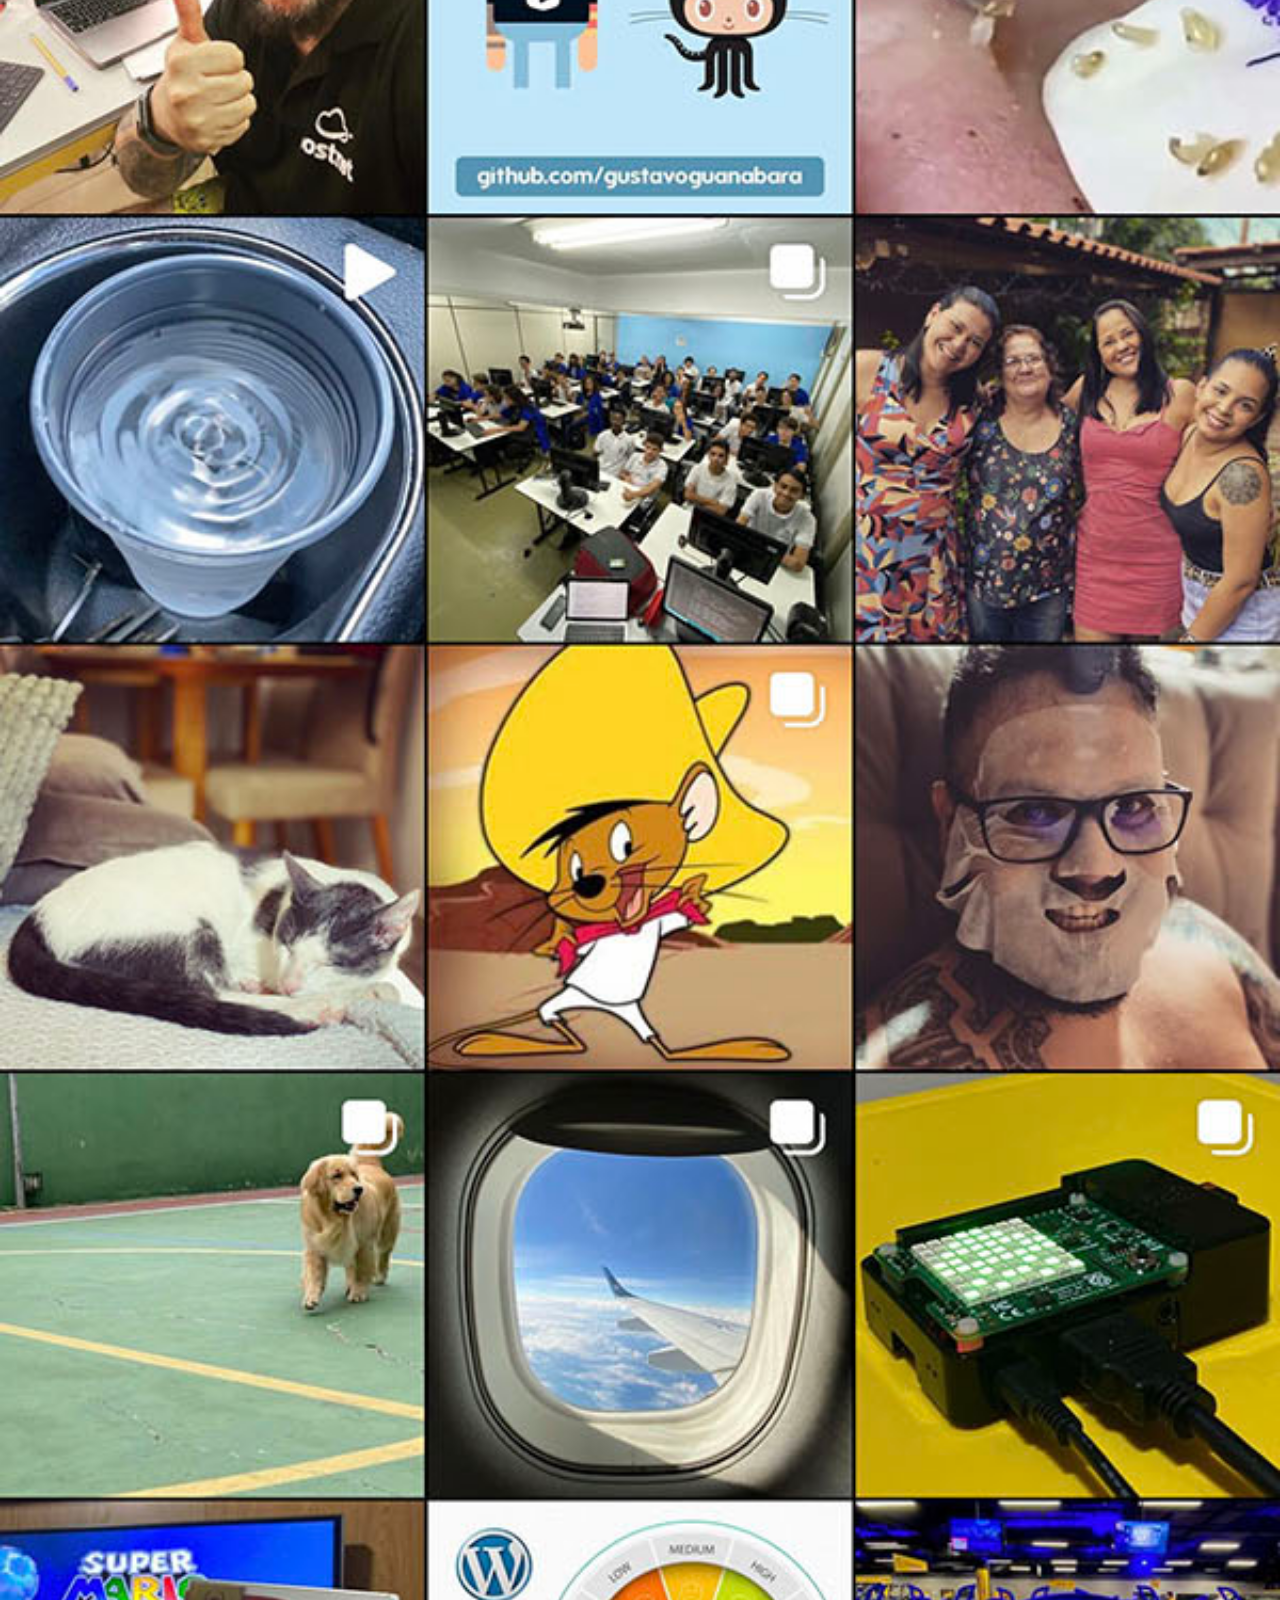
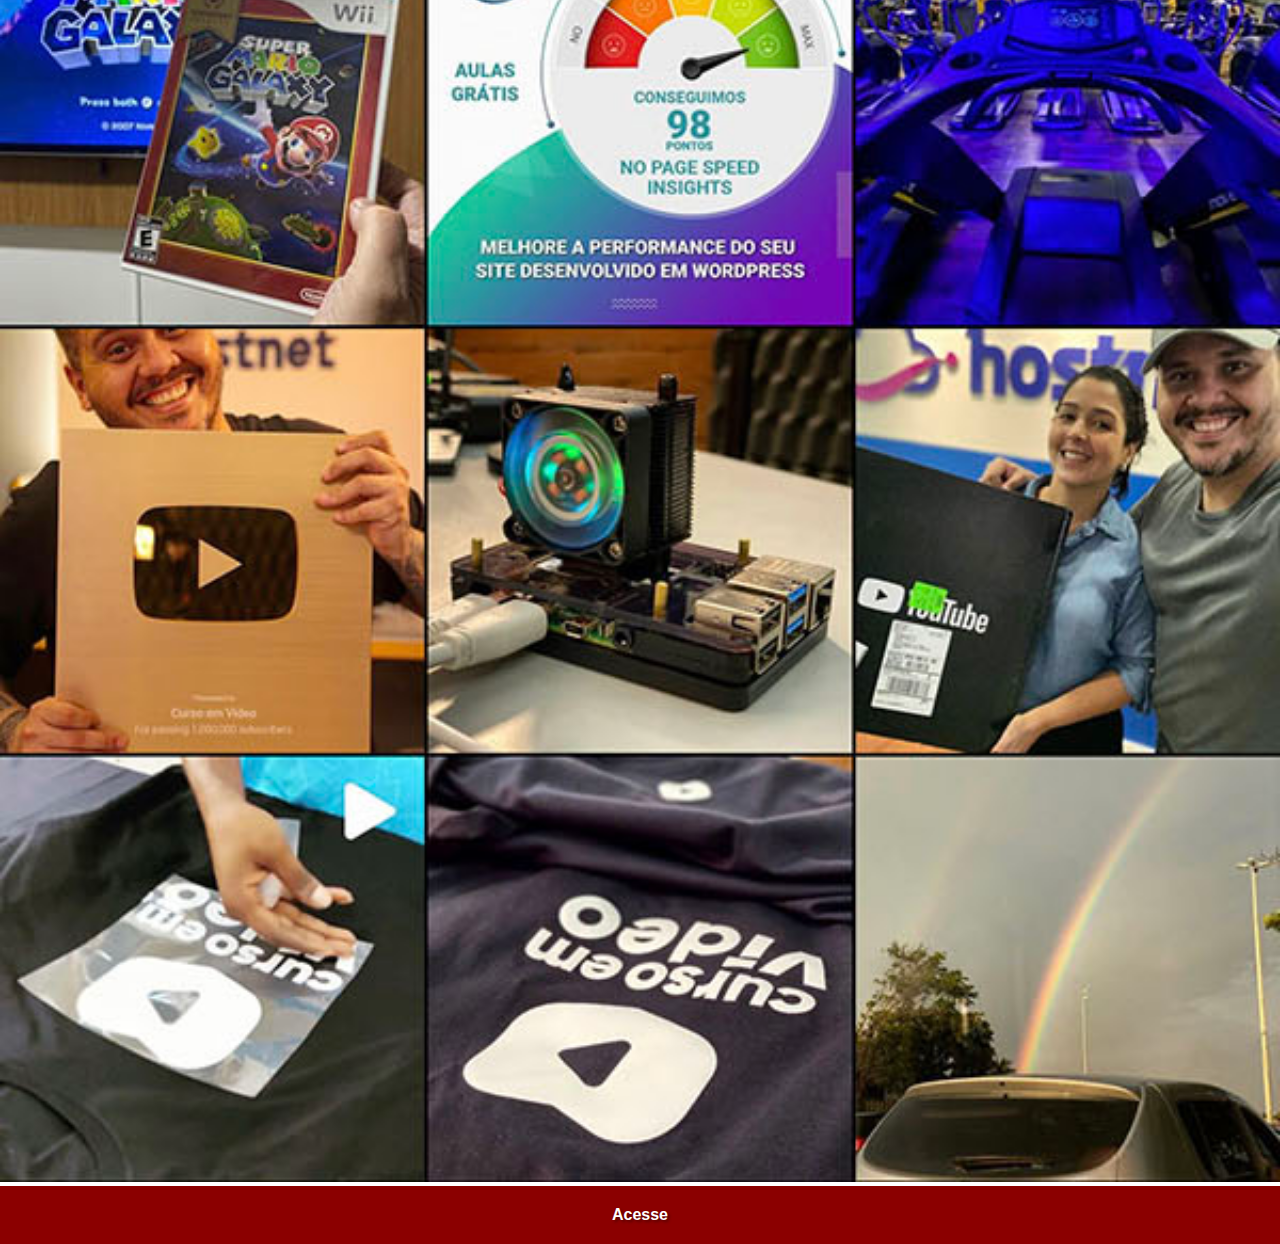
<file: instagram.html>
<!DOCTYPE html>
<html lang="pt-br">
<head>
    <meta charset="UTF-8">
    <meta http-equiv="X-UA-Compatible" content="IE=edge">
    <meta name="viewport" content="width=device-width, initial-scale=1.0">
    <title>Youtube</title>
    <link rel="stylesheet" href="styles/social.css">
</head>
<body>
    <img src="imagens/tela-instagram.jpg" alt="Tela do instagram">
    <a href="https://www.instagram.com/sandems/" target="_blank">Acesse</a>
    
</body>
</html>
</file>
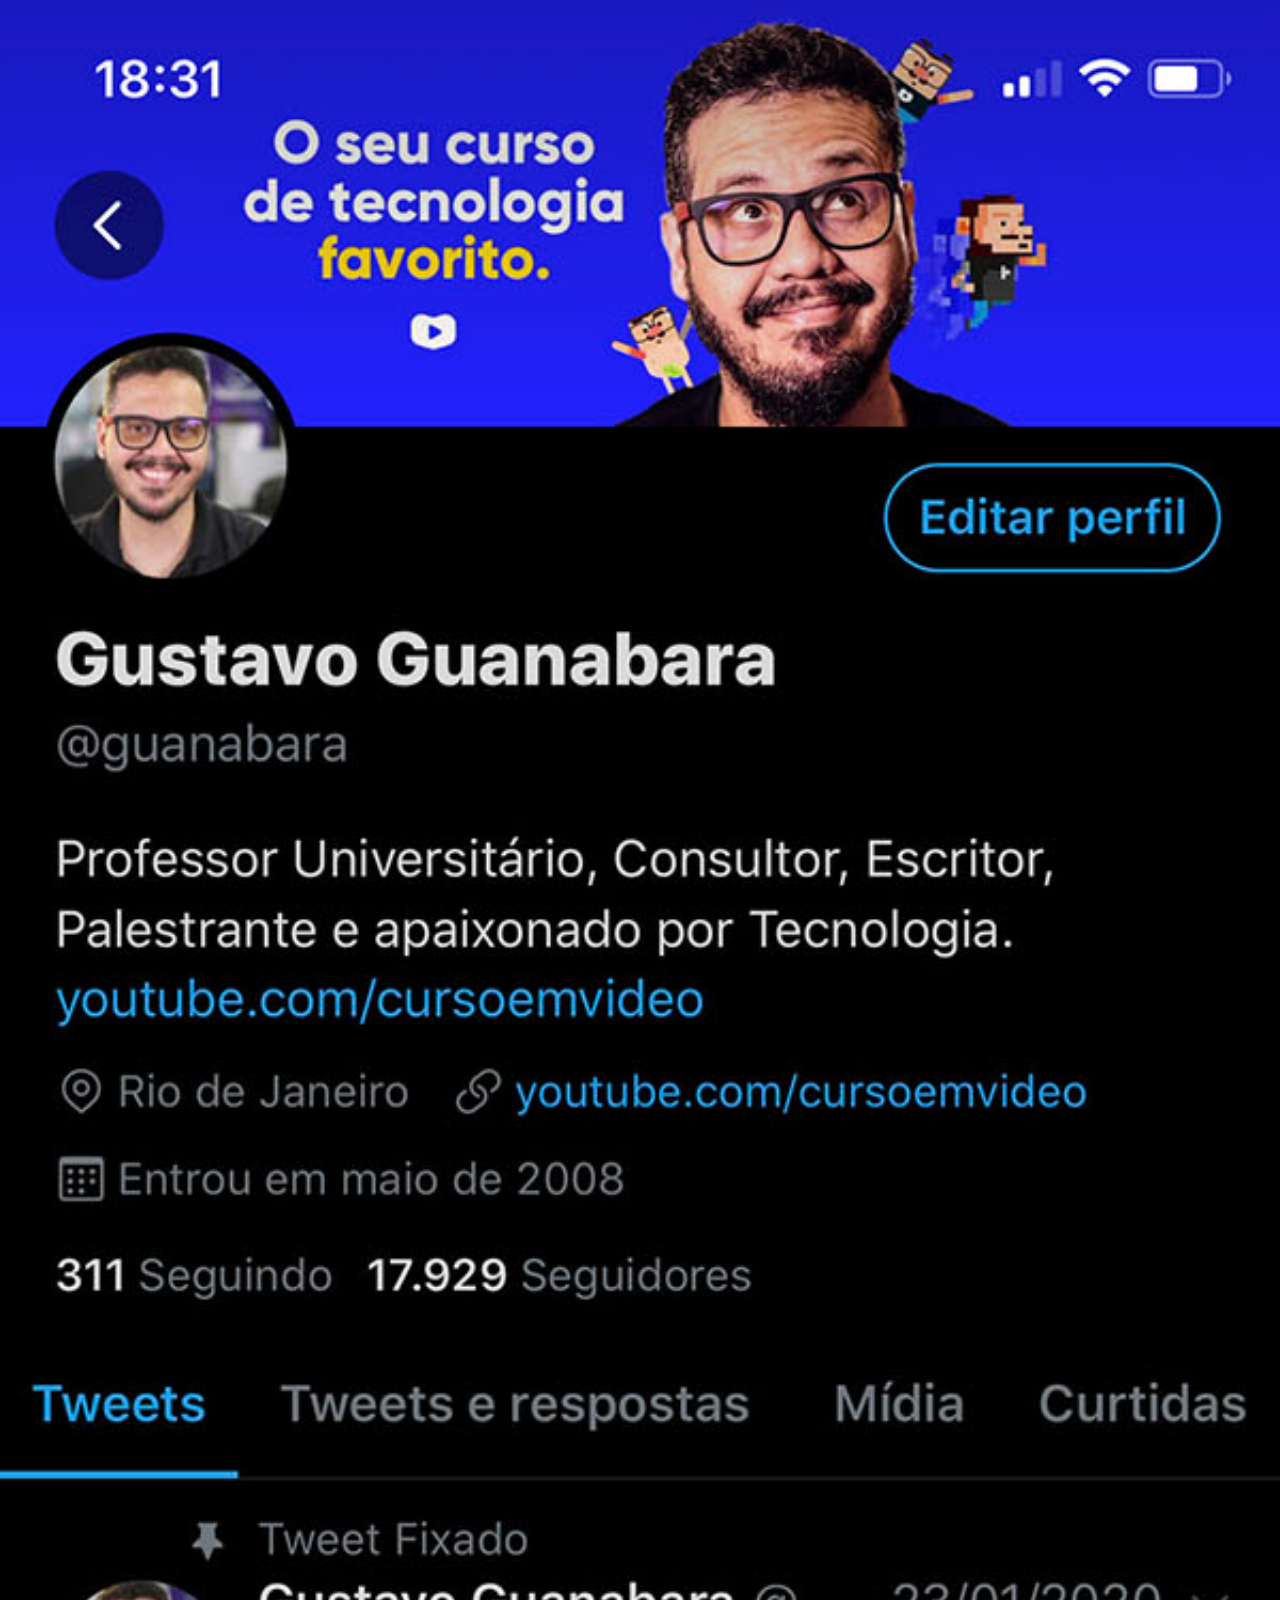
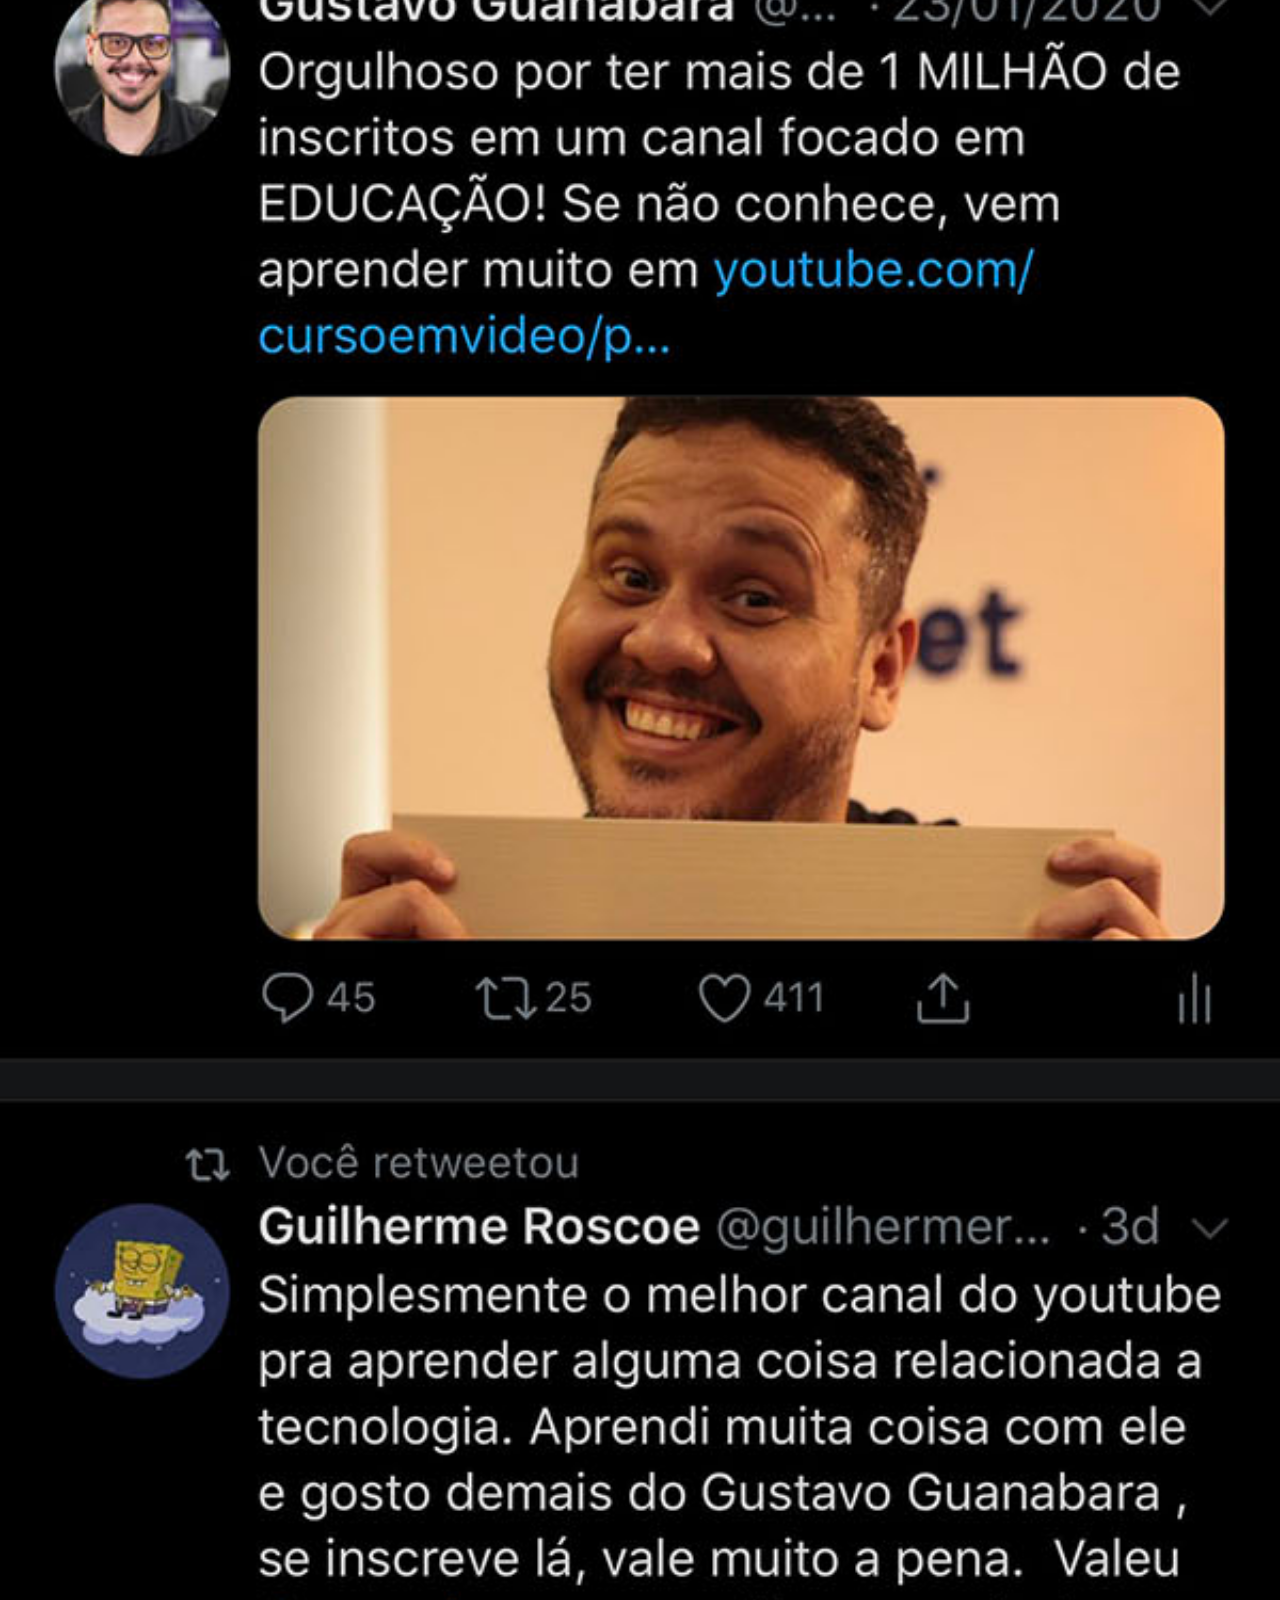
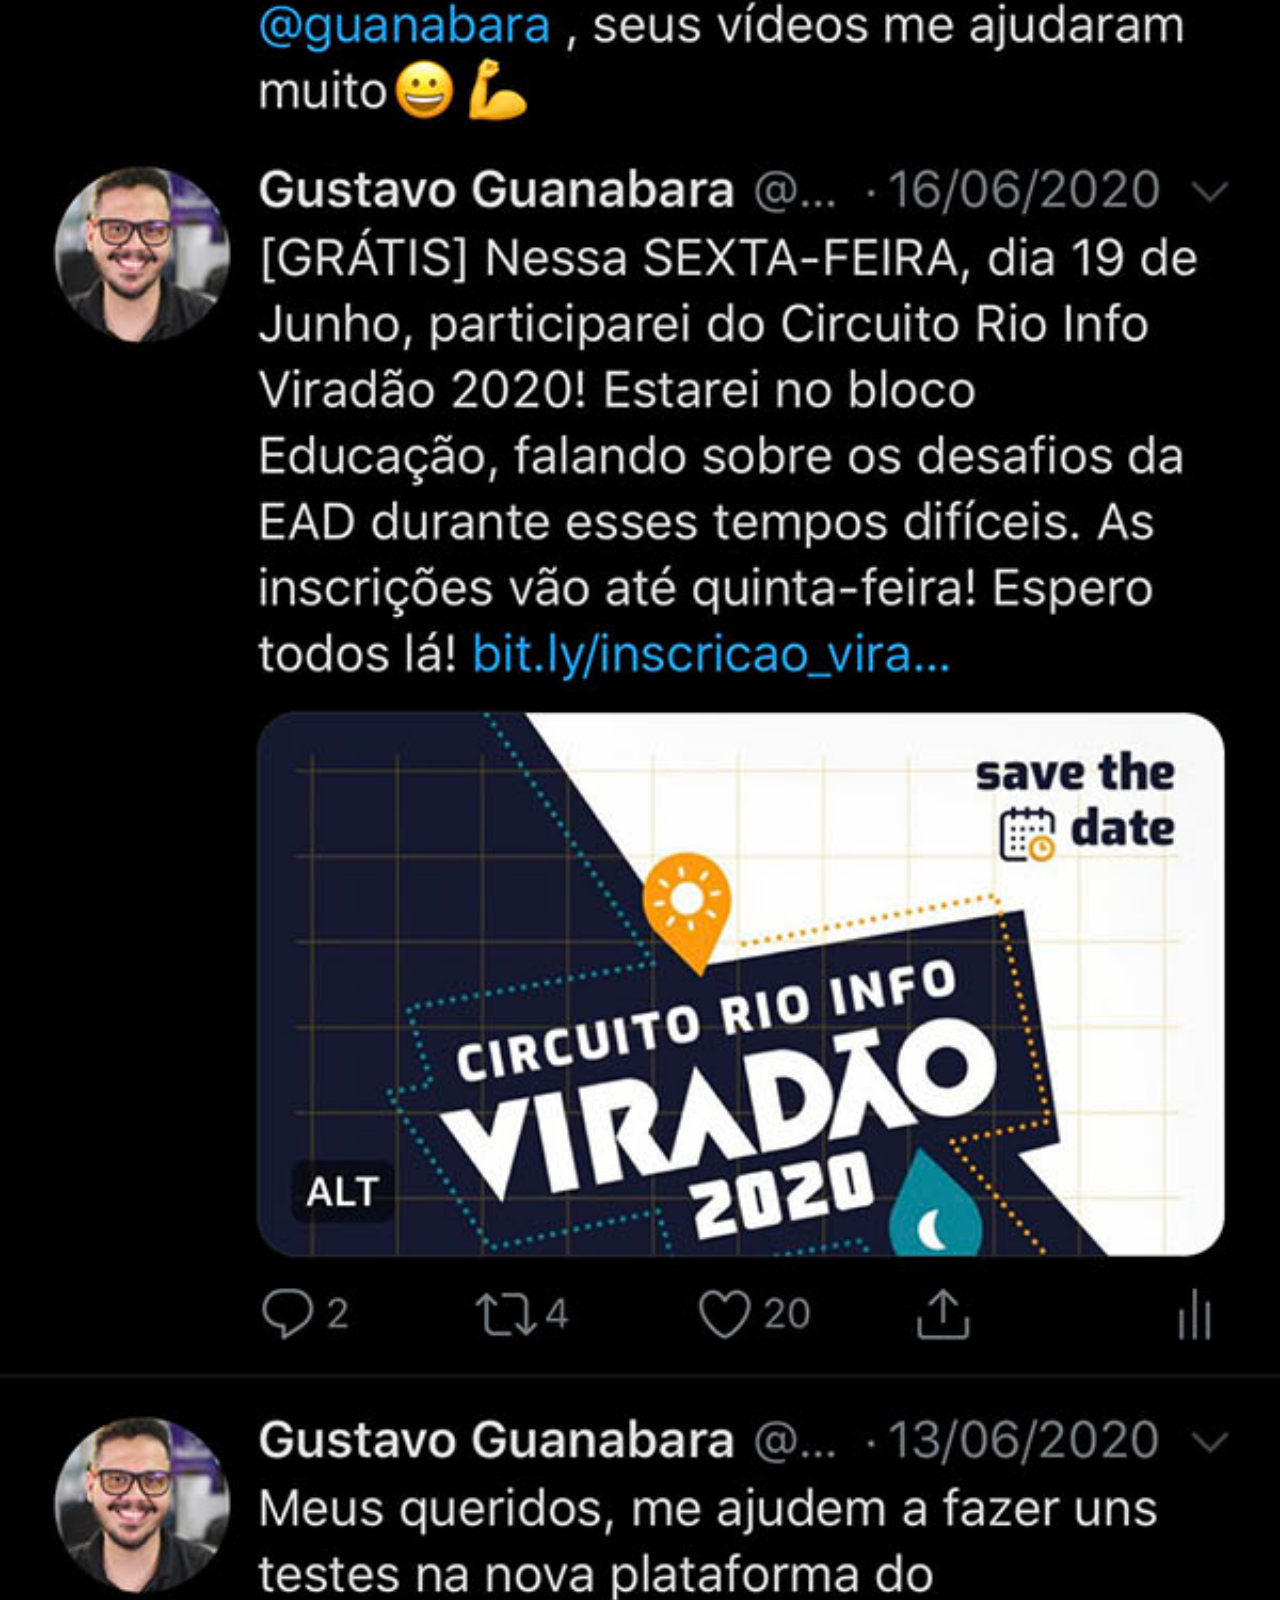
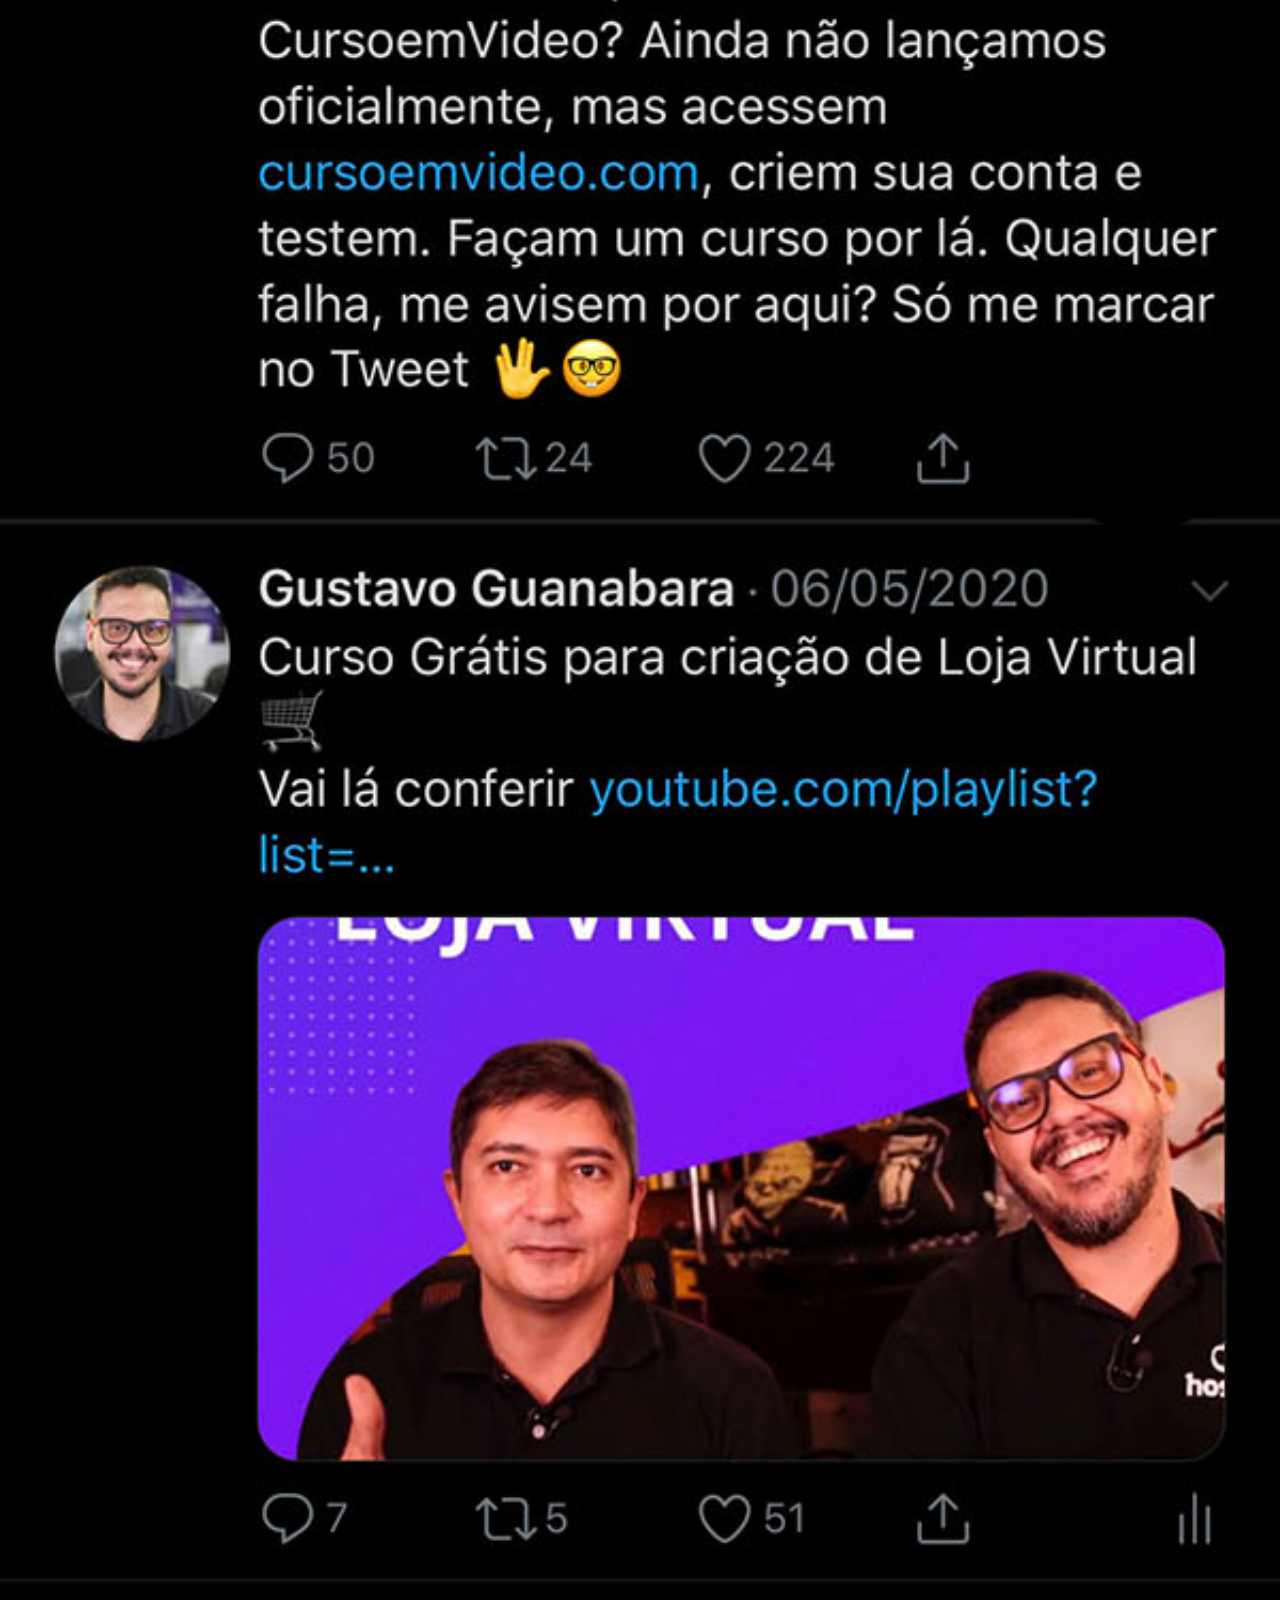
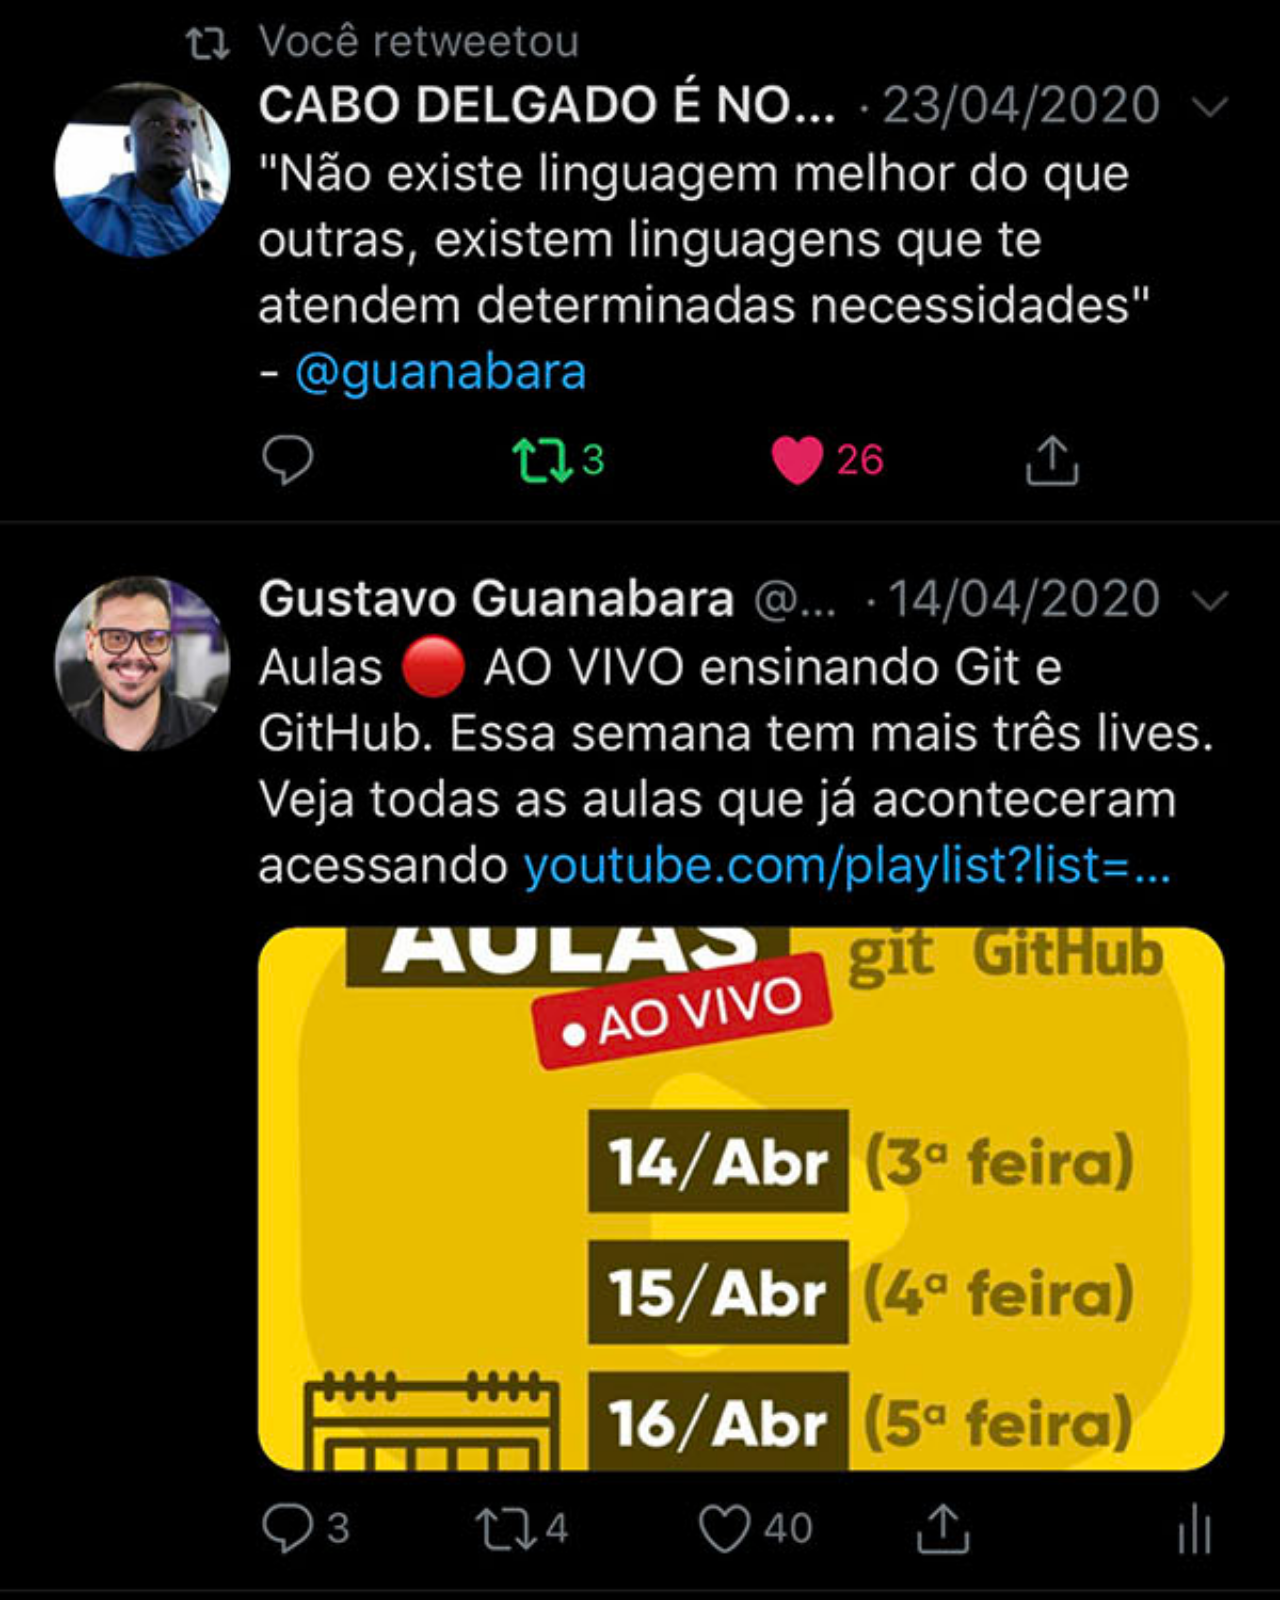
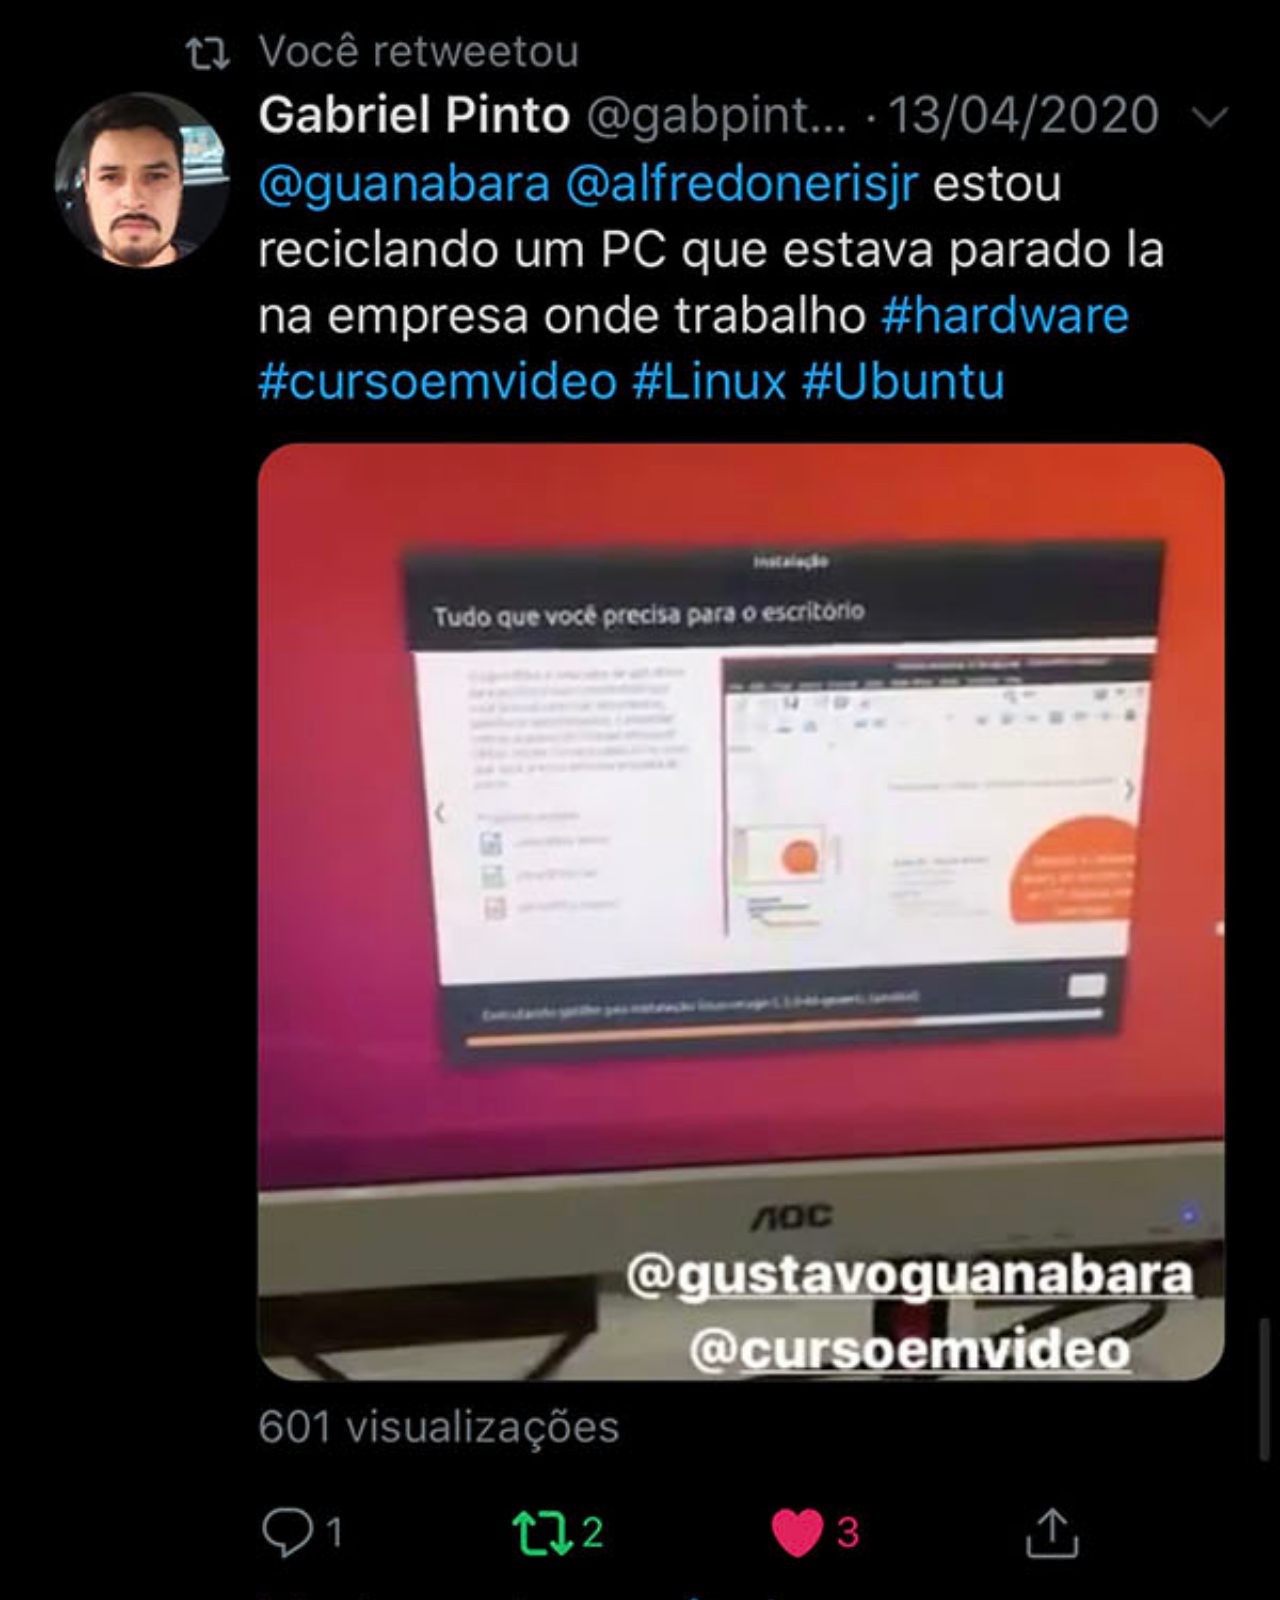
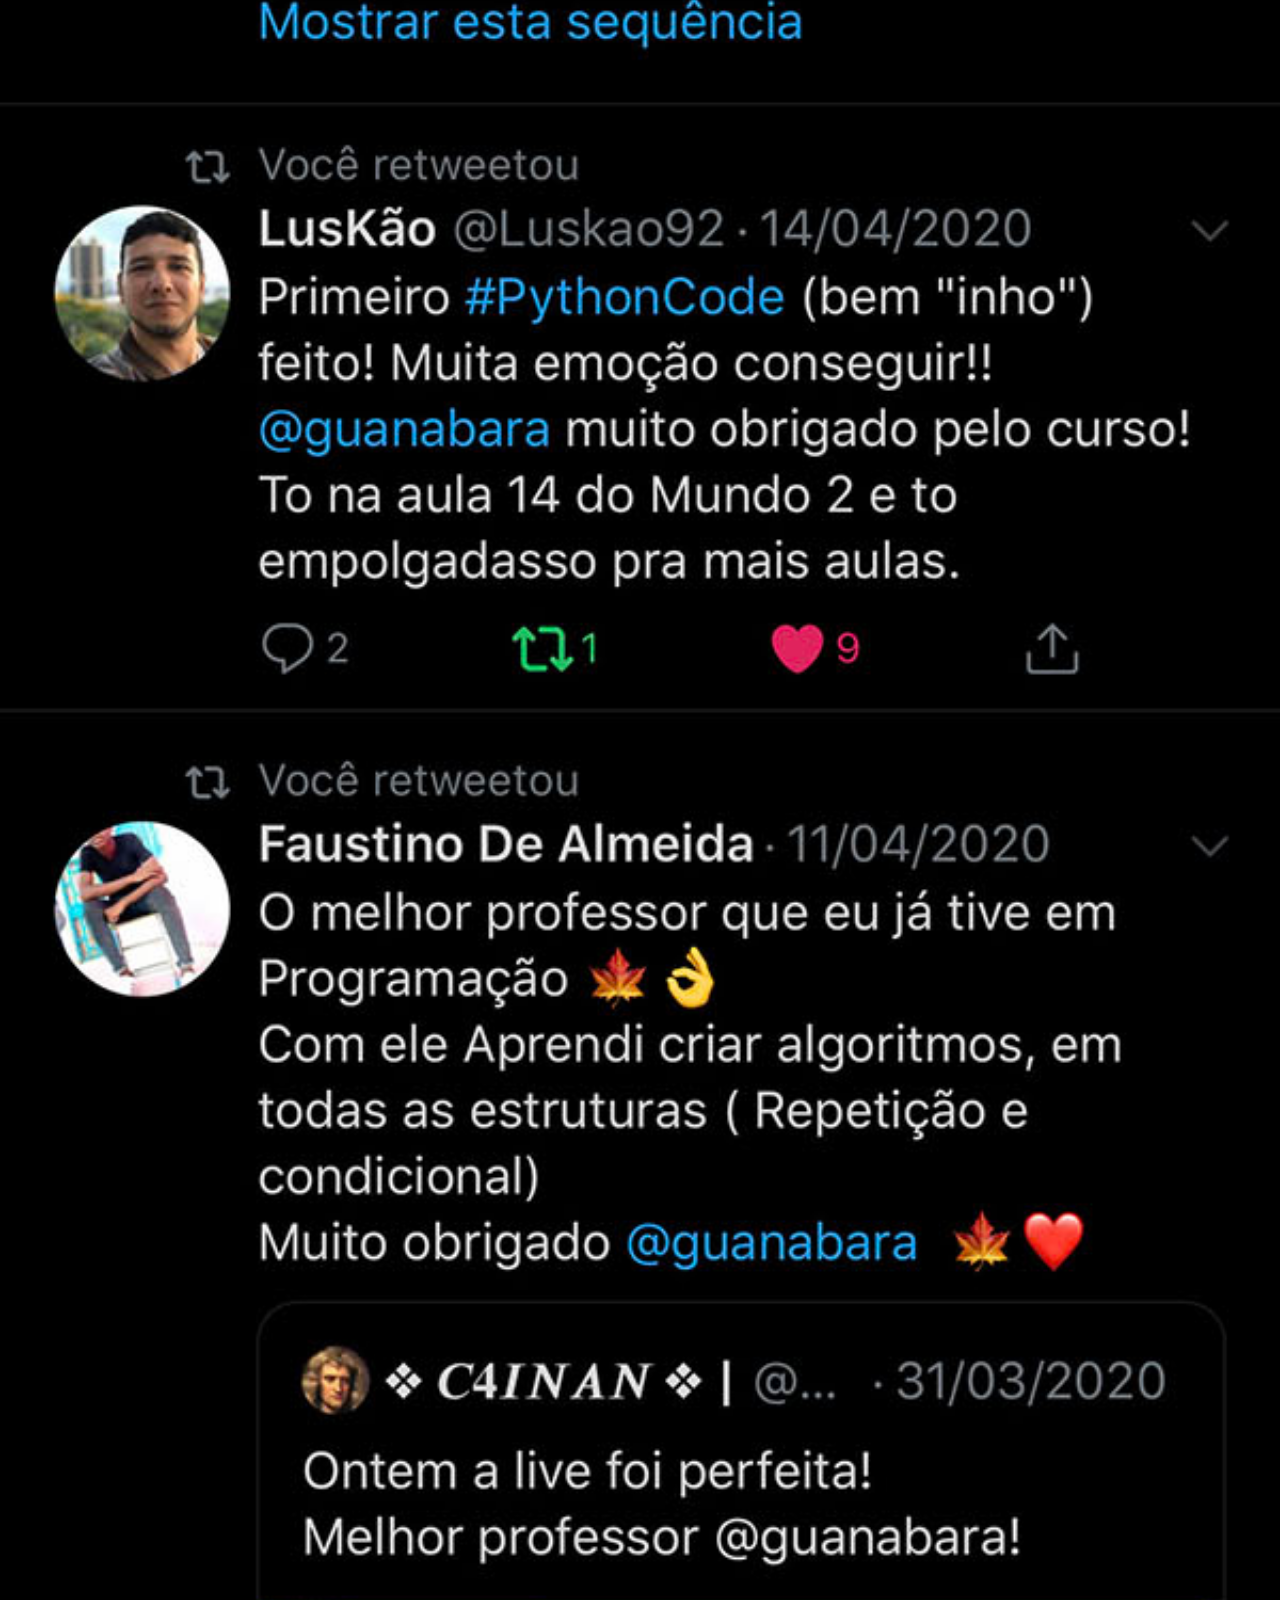
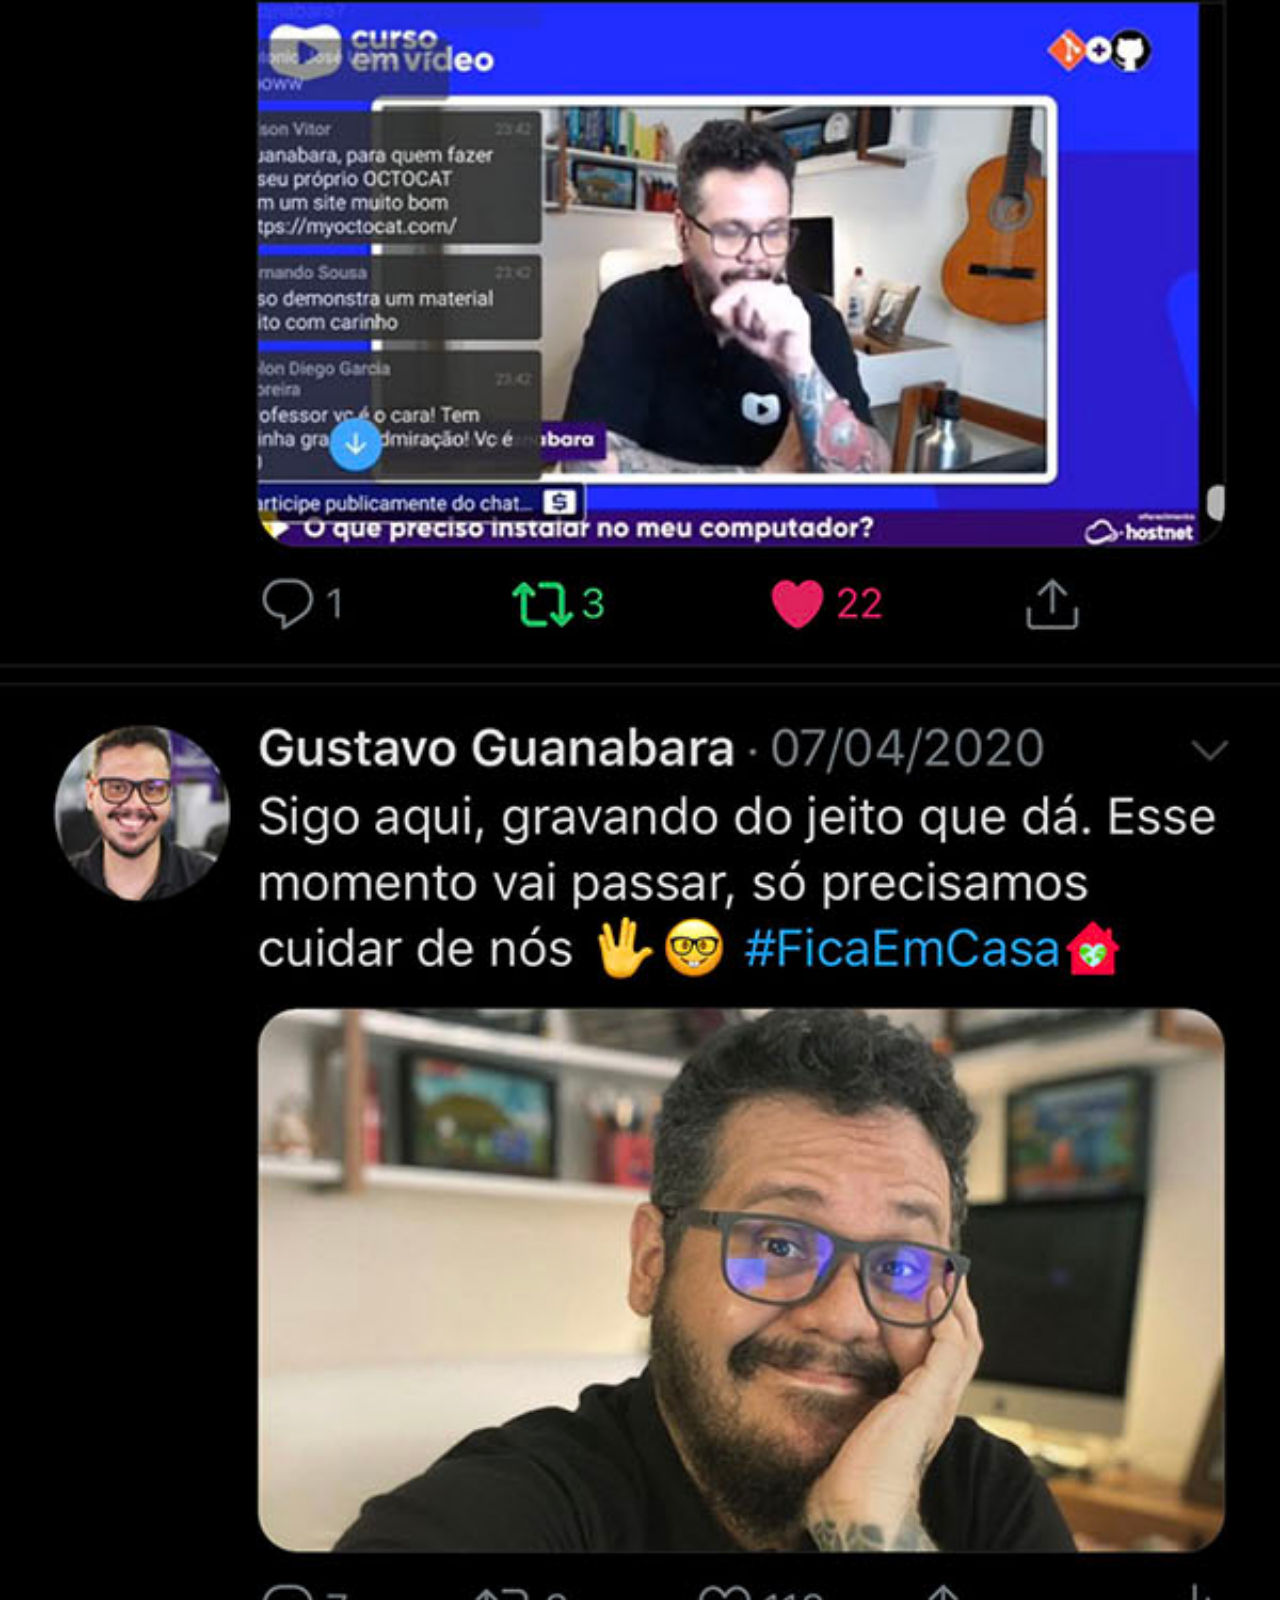
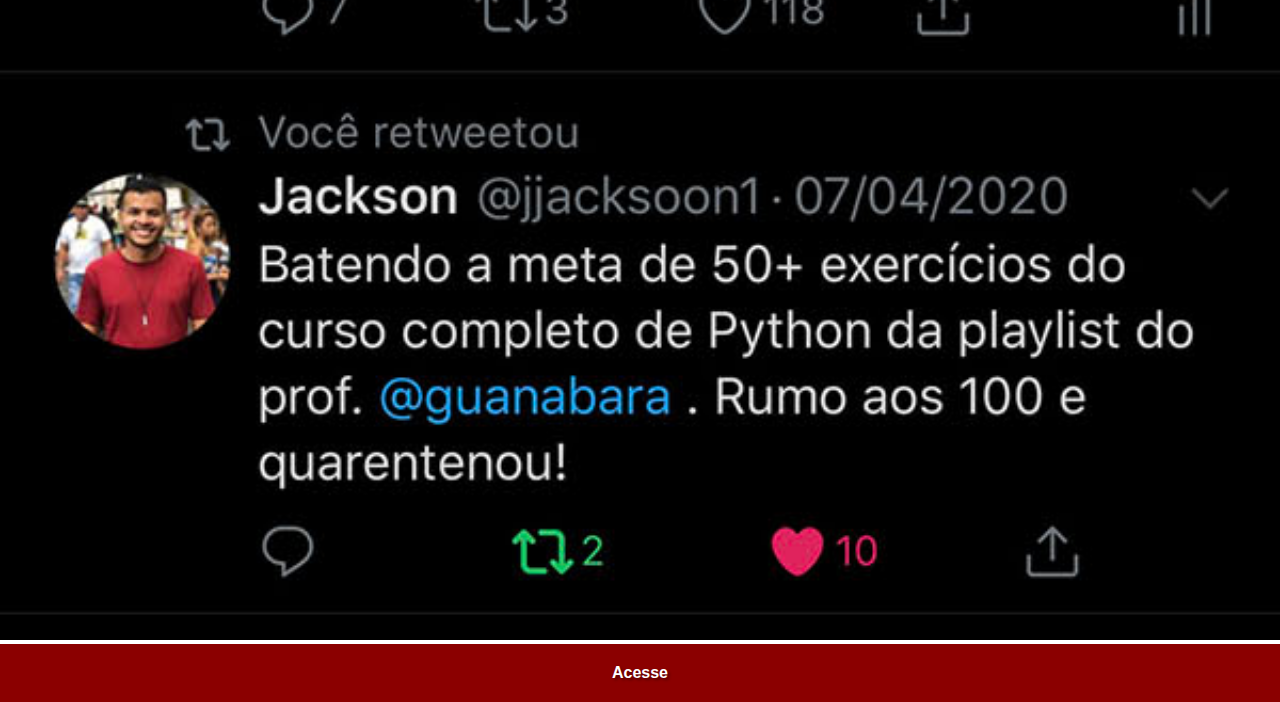
<file: twitter.html>
<!DOCTYPE html>
<html lang="pt-br">
<head>
    <meta charset="UTF-8">
    <meta http-equiv="X-UA-Compatible" content="IE=edge">
    <meta name="viewport" content="width=device-width, initial-scale=1.0">
    <title>Youtube</title>
    <link rel="stylesheet" href="styles/social.css">
</head>
<body>
    <img src="imagens/tela-twitter.jpg" alt="tela do twitter">
    <a href="https://twitter.com/SandemsMurilo" target="_blank">Acesse</a>
    
</body>
</html>
</file>
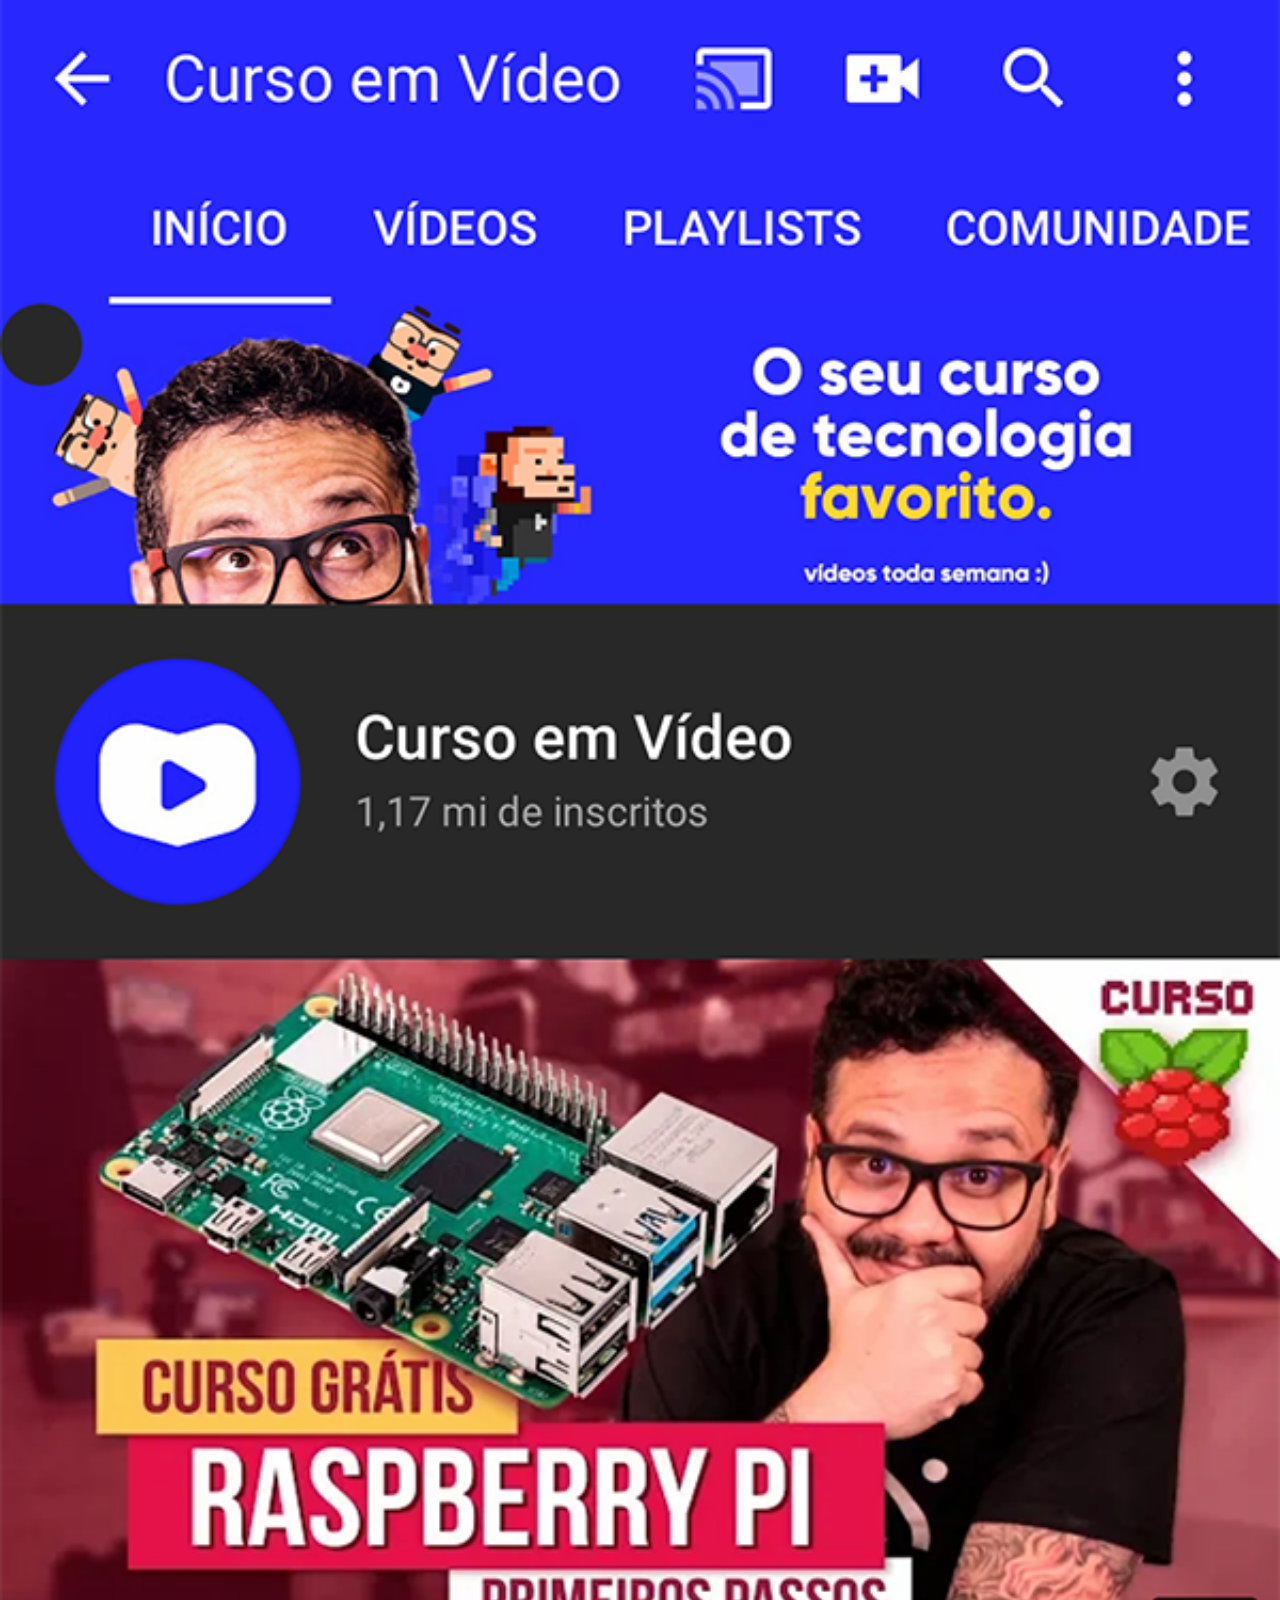
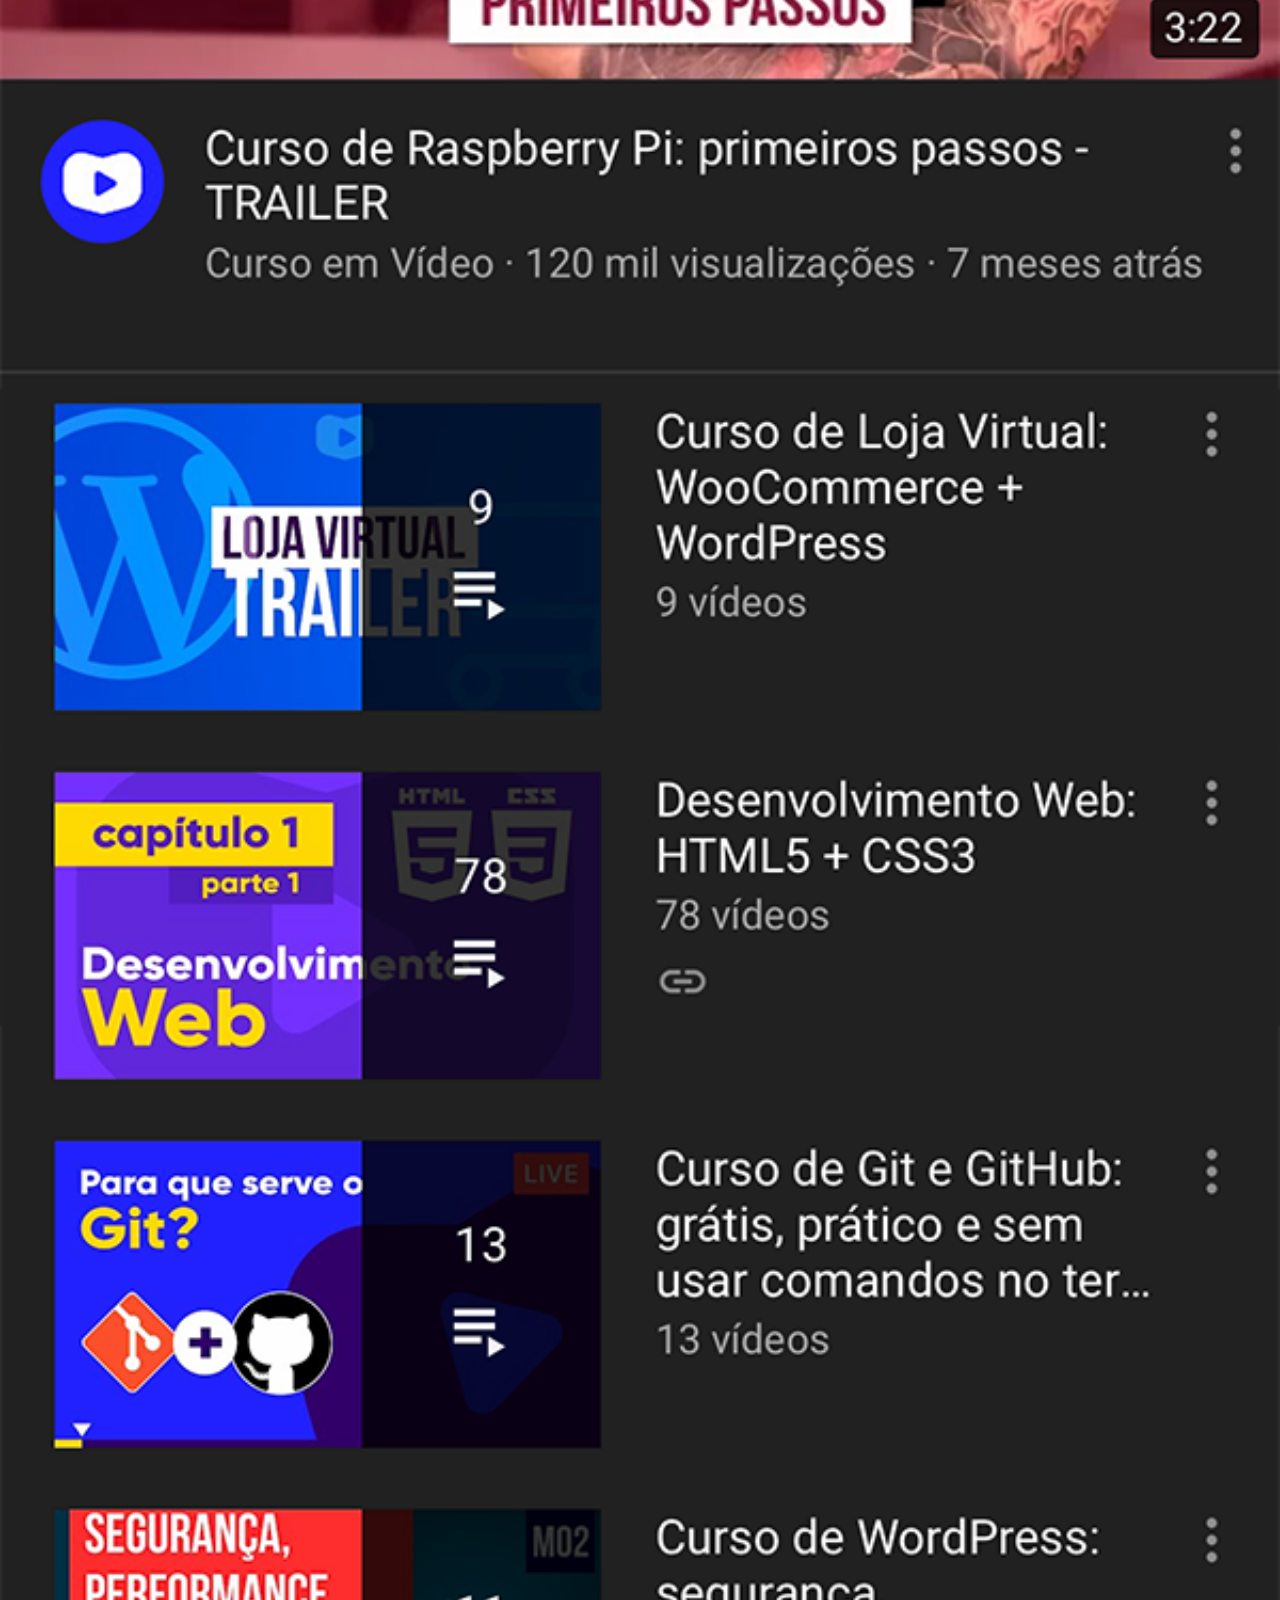
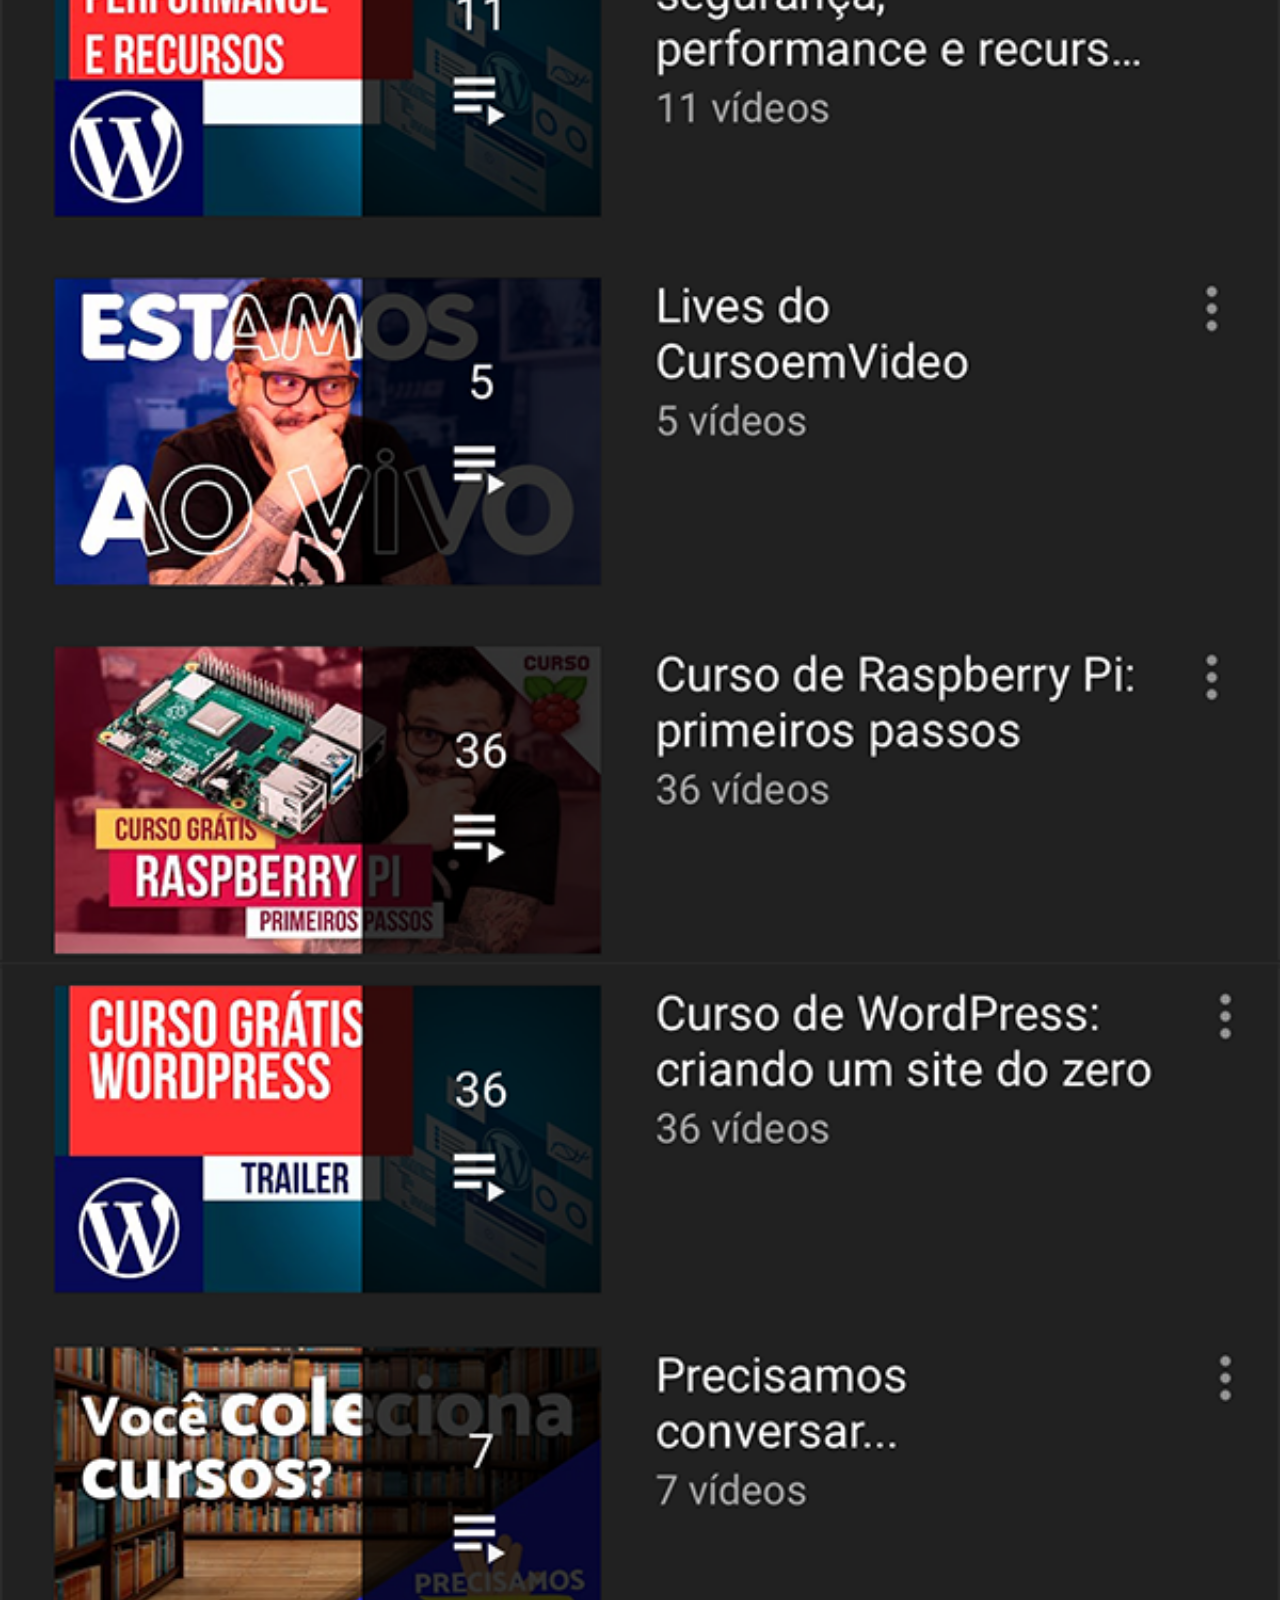
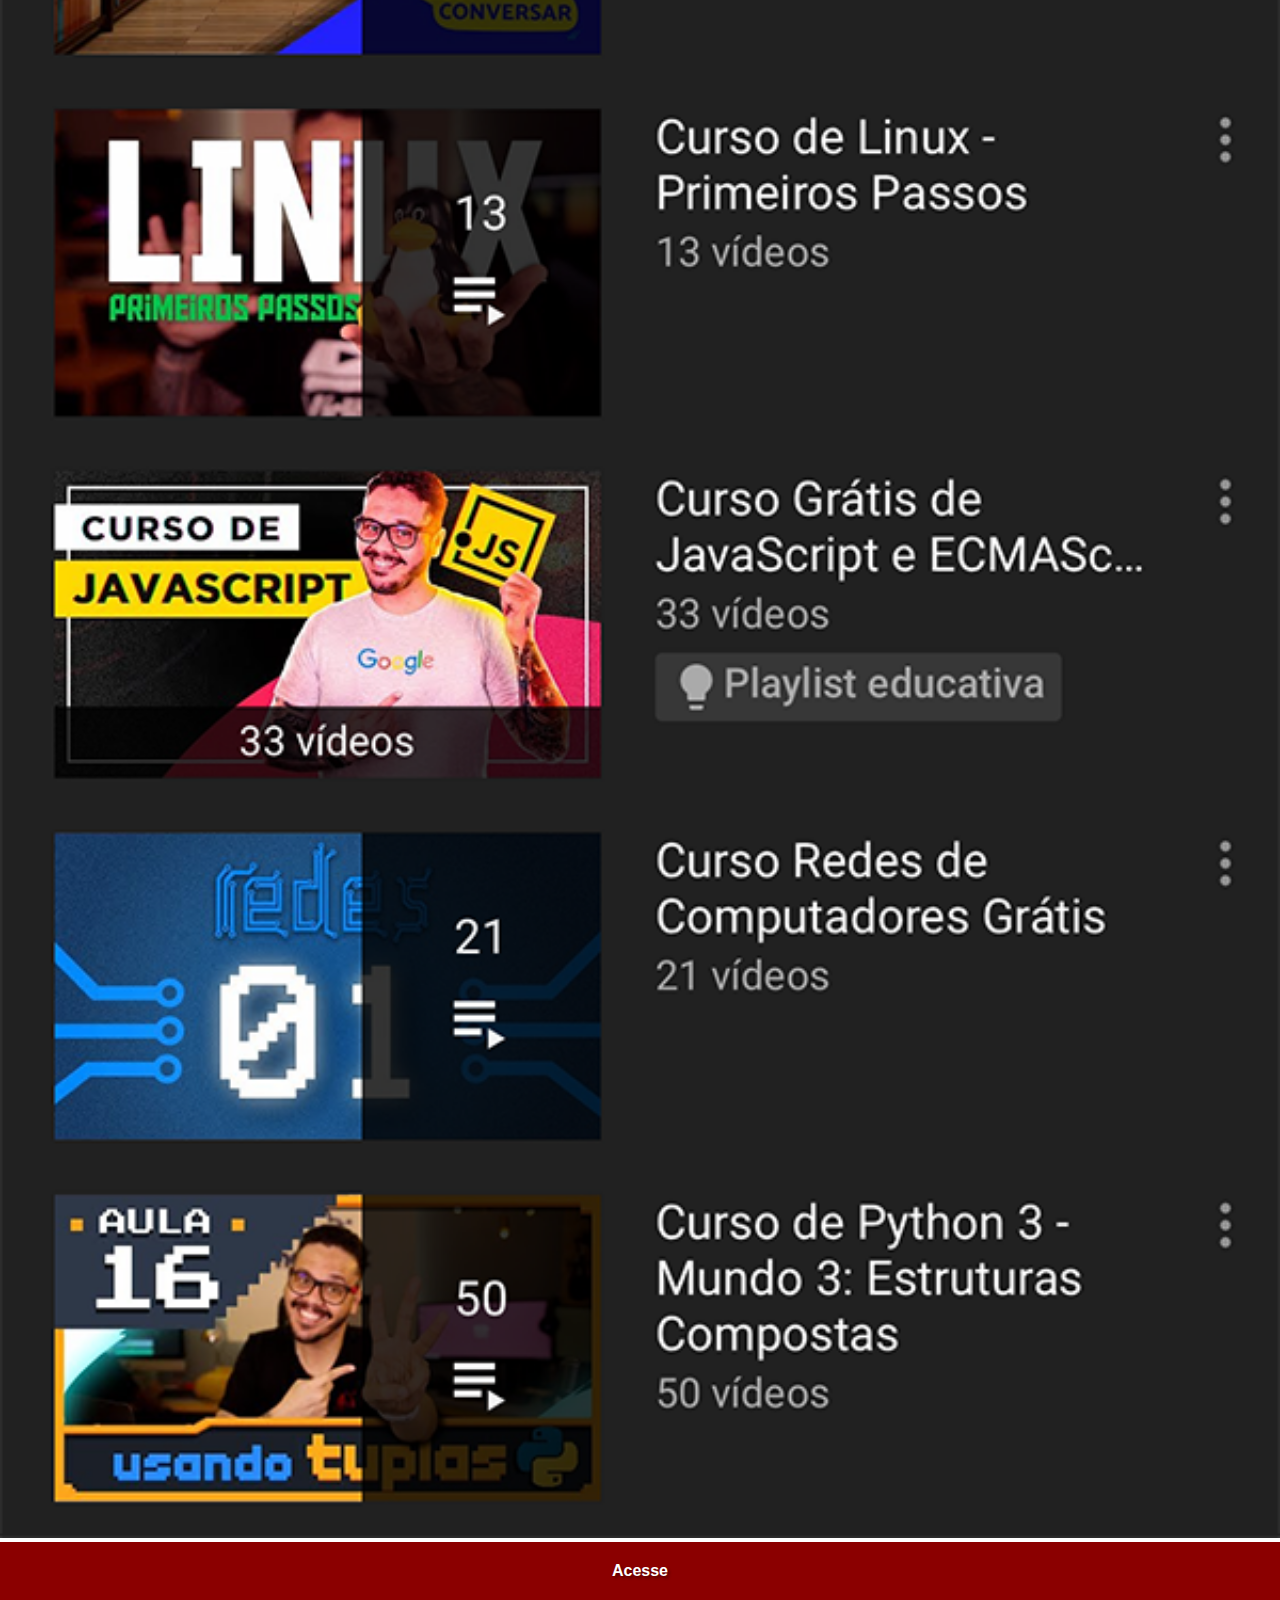
<file: youtube.html>
<!DOCTYPE html>
<html lang="pt-br">
<head>
    <meta charset="UTF-8">
    <meta http-equiv="X-UA-Compatible" content="IE=edge">
    <meta name="viewport" content="width=device-width, initial-scale=1.0">
    <title>Youtube</title>
    <link rel="stylesheet" href="styles/social.css">
</head>
<body>
    <img src="imagens/tela-youtube.png" alt="tela do youtube">
    <a href="https://www.youtube.com/Sandems" target="_blank">Acesse</a>
    
</body>
</html>
</file>
<file: styles/style.css>
@charset "UTF-8";

*{
    margin: 0px;
    padding: 0px;
    font-family: Arial, Helvetica, sans-serif;
}

html, body{
    height: 100vh;
    width: 100vw;
    background-color: black;
}

body{
    background-image: url('../imagens/fundo-madeira.jpg');
    background-position: top center;
    background-repeat: no-repeat;
    background-size: cover;
    background-attachment: fixed;
}

main{
    height: 100vh;
    position: relative;
}

#phone{
    position: absolute;
    height: 627px;
    width: 311px;
    background-image: url('../imagens/frame-iphone.png');
    background-repeat: no-repeat;
    top: 50%;
    left: 50%;
    transform: translate(-50%, -50%);
}

iframe#tela{
    position: relative;
    top: 79px;
    left: 21px;
    width: 268px;
    height: 473px;

}

section#socialmidia{
    text-align: right;
}

section#socialmidia > a > img{
    width: 50px;
    margin: 10px;
    border-radius: 50%;
    box-shadow: 2px 2px 5px rgba(0, 0, 0, 0.5);
    box-sizing: border-box;
}

section#socialmidia img:hover{
    border: 2px solid rgba(255, 255, 255, 0.274) ;
    transform: translate(-2px, -2px);
    box-shadow: 5px 5px 10px rgba(0, 0, 0, 0.5);
    transition: transform 0.2s, border 0.2s;
}
</file>
<file: styles/social.css>
@charset "UTF-8";

*{
    margin: 0px;
    padding: 0px;
    font-family: Arial, Helvetica, sans-serif;
}

::-webkit-scrollbar{
    width: 0px;
    height: 0px;
}
img{
    width: 100vw;


}
a{
    display: block;
    background-color: darkred;
    padding: 20px;
    text-align: center;
    font-weight: bolder;
    text-decoration: none;
    color: white;
    text-shadow: 2px 2px 3px rgba(0, 0, 0, 0.397);
}
a:hover{
    background-color: red;
    text-decoration: underline;
}
</file>
